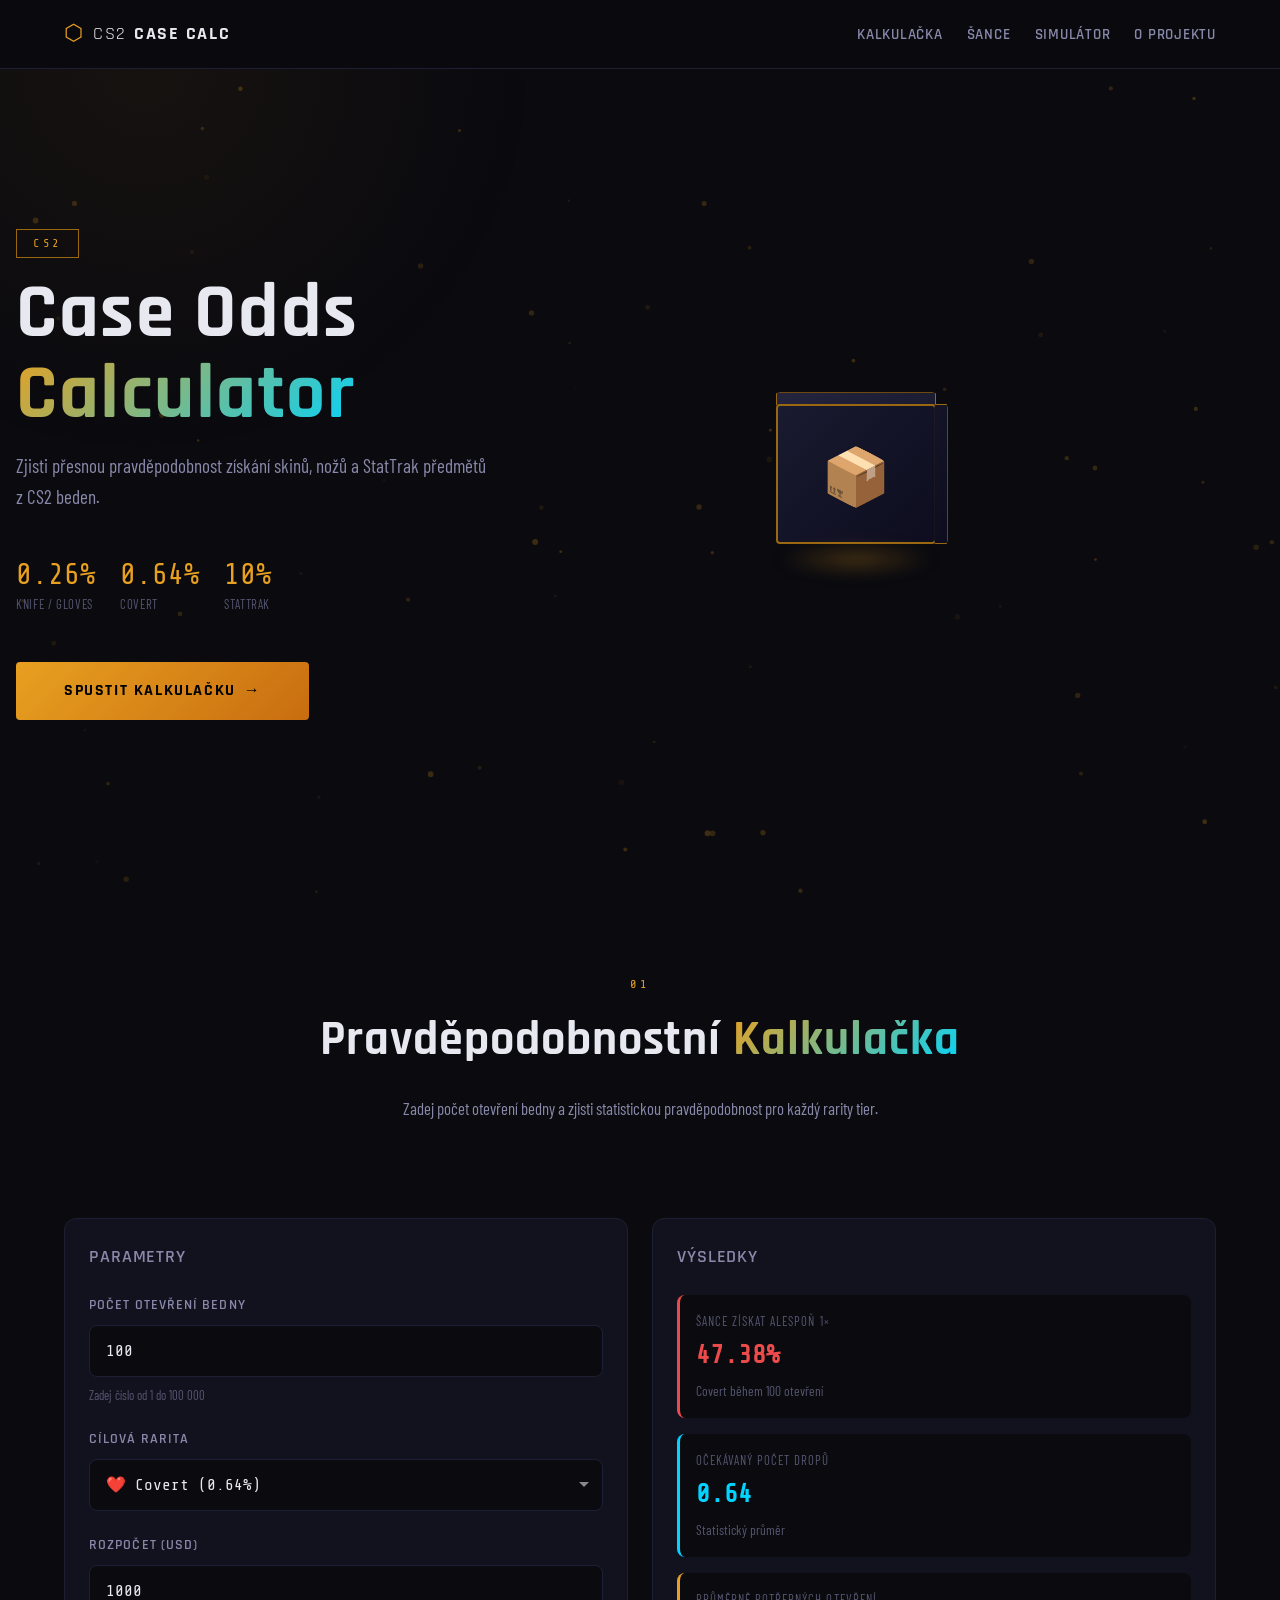
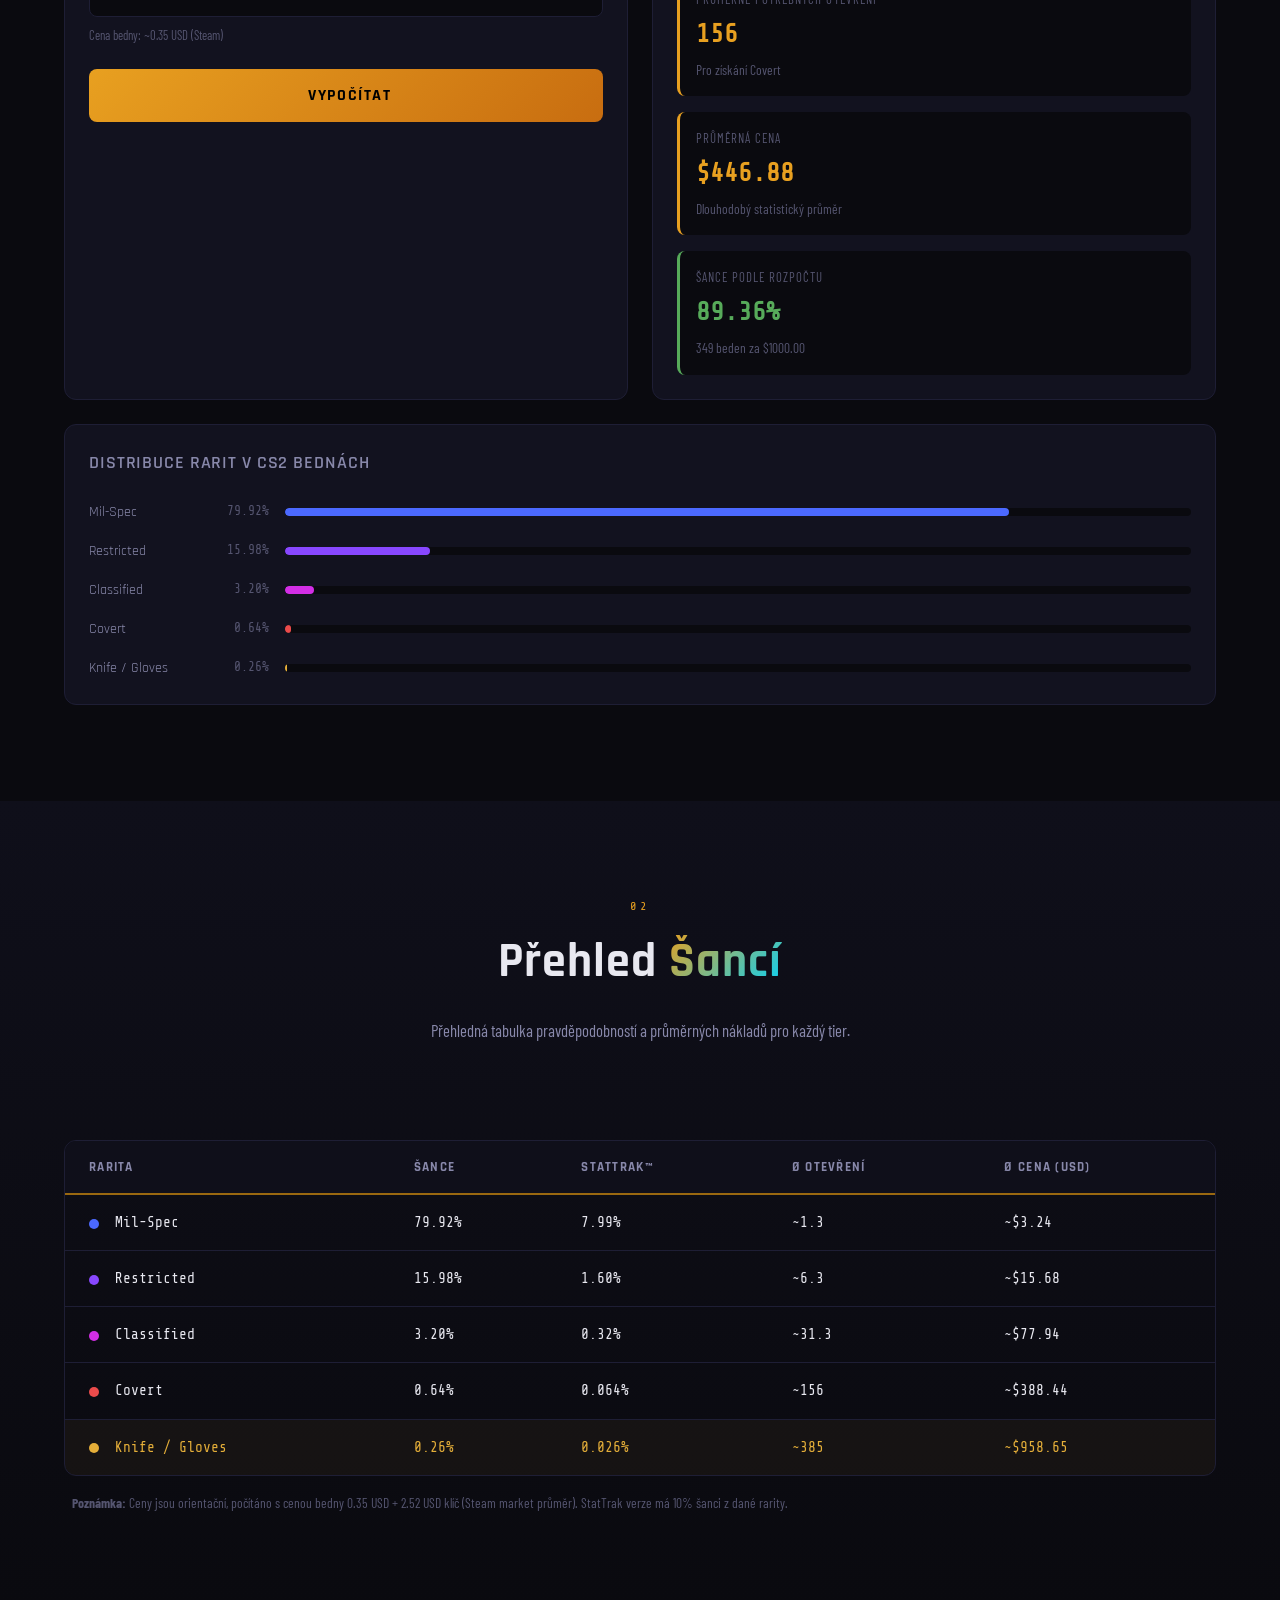
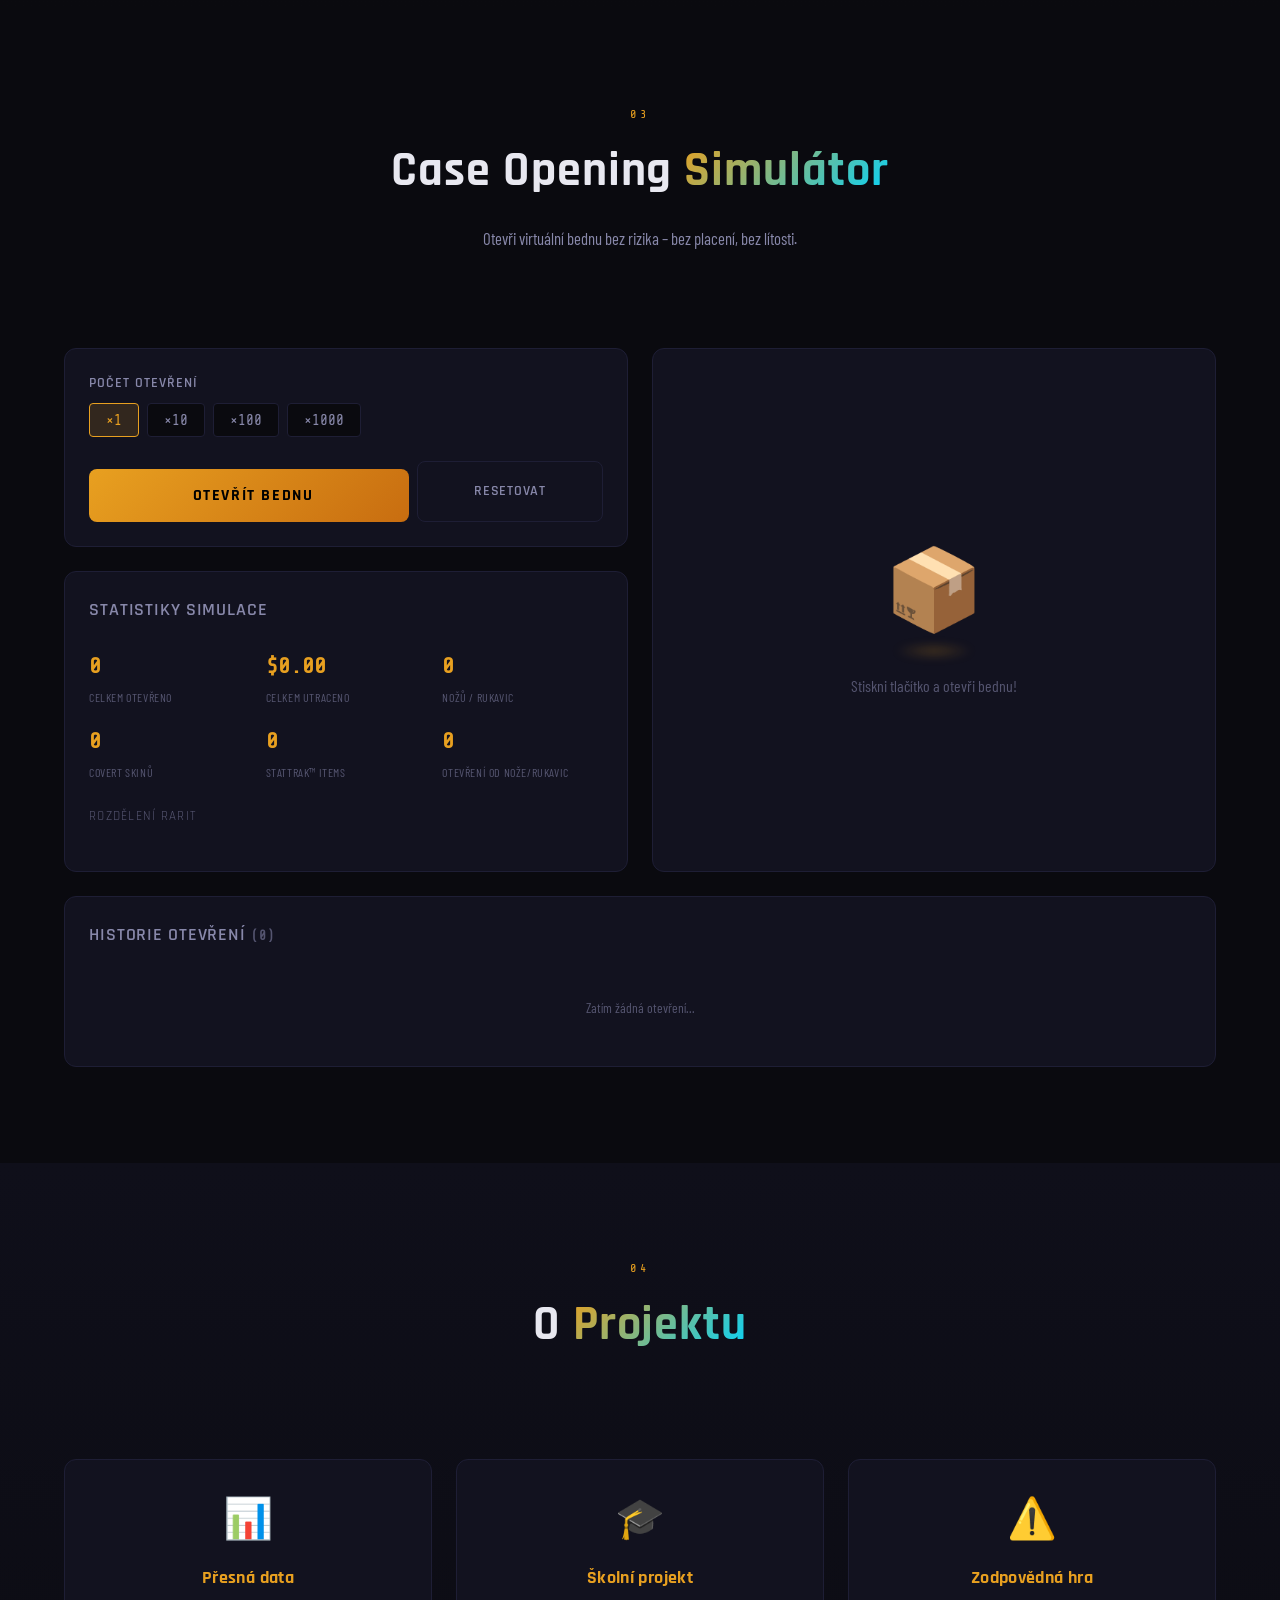
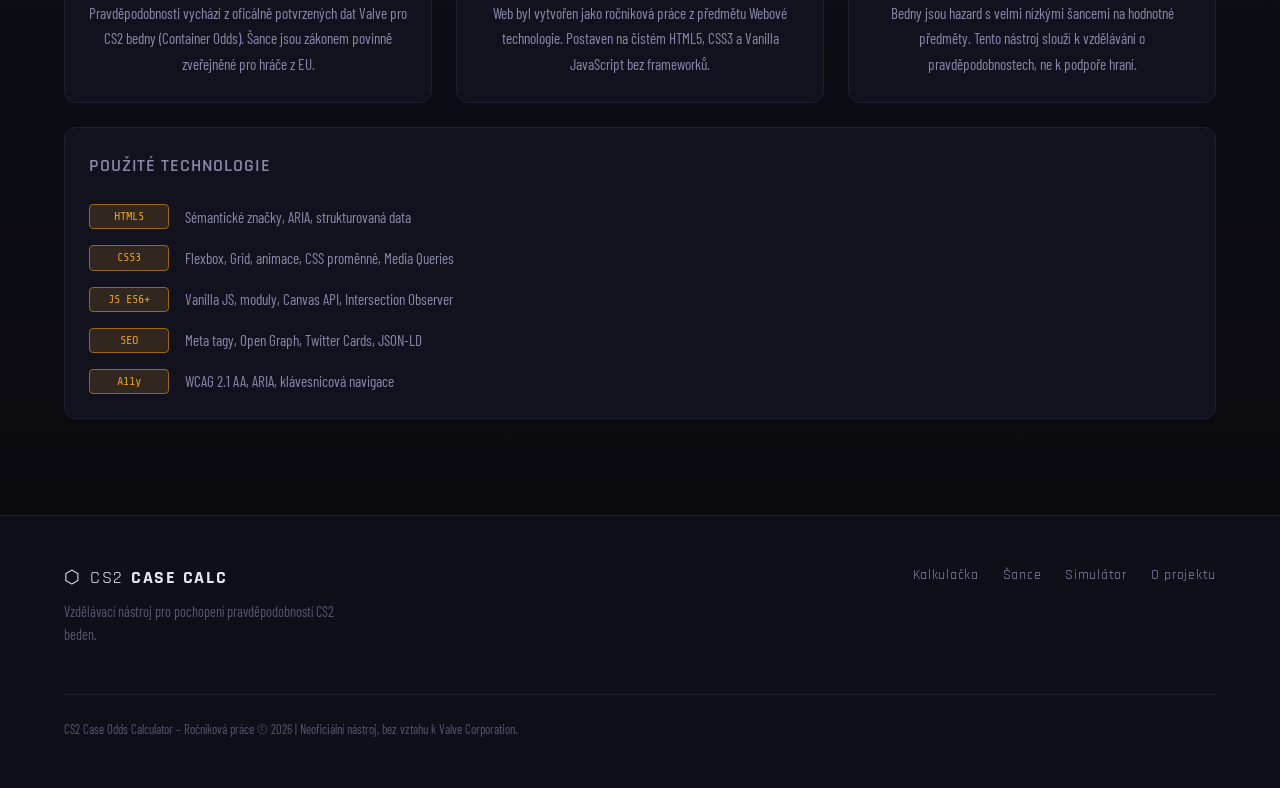
<file: index.html>
<!DOCTYPE html>
<html lang="cs">
<head>
  <meta charset="UTF-8" />
  <meta name="viewport" content="width=device-width, initial-scale=1.0" />
  <meta name="description" content="CS2 Case Opening Odds Calculator – zjisti pravděpodobnost získání skinů z CS2 beden. Vypočítej šanci na Covert, StatTrak, Knife a další vzácné předměty." />
  <meta name="keywords" content="CS2, Counter-Strike 2, case calculator, bedna, šance, odds, knife, StatTrak, Covert, skin" />
  <meta name="author" content="CS2 Case Calculator" />
  <meta name="robots" content="index, follow" />
  <meta name="theme-color" content="#0a0a0f" />
 
  <!-- Open Graph -->
  <meta property="og:type" content="website" />
  <meta property="og:title" content="CS2 Case Odds Calculator" />
  <meta property="og:description" content="Zjisti přesnou pravděpodobnost získání skinů z CS2 beden. Kalkulačka šancí pro nože, StatTrak a vzácné skiny." />
  <meta property="og:image" content="https://rudisss09.github.io/cs2-case-calculator/images/og-image.png" />
  <meta property="og:url" content="https://rudisss09.github.io/web_projekt_okurka/" />
  <meta property="og:site_name" content="CS2 Case Odds Calculator" />
  <meta property="og:locale" content="cs_CZ" />
 
  <!-- Twitter / X Cards -->
  <meta name="twitter:card" content="summary_large_image" />
  <meta name="twitter:title" content="CS2 Case Odds Calculator" />
  <meta name="twitter:description" content="Zjisti přesnou pravděpodobnost získání skinů z CS2 beden." />
  <meta name="twitter:image" content="https://rudisss09.github.io/cs2-case-calculator/images/og-image.png" />
 
  <!-- Structured Data -->
  <script type="application/ld+json">
  {
    "@context": "https://schema.org",
    "@type": "WebApplication",
    "name": "CS2 Case Odds Calculator",
    "description": "Kalkulačka pravděpodobností pro CS2 bedny – nože, StatTrak, vzácné skiny.",
    "applicationCategory": "GameApplication",
    "operatingSystem": "Web",
    "url": "https://rudisss09.github.io/web_projekt_okurka/",
    "inLanguage": "cs"
  }
  </script>
 
  <title>CS2 Case Odds Calculator</title>
  <link rel="canonical" href="https://rudisss09.github.io/web_projekt_okurka/" />
  <link rel="stylesheet" href="style.css" />
 
  <!-- Preconnect for Google Fonts -->
  <link rel="preconnect" href="https://fonts.googleapis.com" />
  <link rel="preconnect" href="https://fonts.gstatic.com" crossorigin />
  <link href="https://fonts.googleapis.com/css2?family=Rajdhani:wght@400;500;600;700&family=Share+Tech+Mono&family=Barlow+Condensed:wght@300;400;600;700&display=swap" rel="stylesheet" />
</head>
 
<body>
  <!-- Skip to main content (Accessibility) -->
  <a href="#main-content" class="skip-link">Přeskočit na hlavní obsah</a>
 
  <!-- Background canvas for animated particles -->
  <canvas id="bg-canvas" aria-hidden="true"></canvas>
 
  <!-- Header / Nav -->
  <header role="banner">
    <nav class="navbar" role="navigation" aria-label="Hlavní navigace">
      <div class="nav-logo" aria-label="CS2 Case Calculator logo">
        <span class="logo-icon" aria-hidden="true">⬡</span>
        <span class="logo-text">CS2 <strong>CASE CALC</strong></span>
      </div>
      <ul class="nav-links" role="list">
        <li><a href="#calculator" class="nav-link">Kalkulačka</a></li>
        <li><a href="#odds-table" class="nav-link">Šance</a></li>
        <li><a href="#simulator" class="nav-link">Simulátor</a></li>
        <li><a href="#about" class="nav-link">O projektu</a></li>
      </ul>
      <button class="nav-toggle" aria-label="Otevřít menu" aria-expanded="false" aria-controls="mobile-menu">
        <span class="hamburger" aria-hidden="true"></span>
      </button>
    </nav>
    <div id="mobile-menu" class="mobile-menu" role="dialog" aria-label="Mobilní navigace" aria-modal="true" hidden>
      <ul role="list">
        <li><a href="#calculator" class="nav-link">Kalkulačka</a></li>
        <li><a href="#odds-table" class="nav-link">Šance</a></li>
        <li><a href="#simulator" class="nav-link">Simulátor</a></li>
        <li><a href="#about" class="nav-link">O projektu</a></li>
      </ul>
    </div>
  </header>
 
  <!-- Hero Section -->
  <section class="hero" aria-labelledby="hero-title">
    <div class="hero-inner">
      <div class="hero-badge" aria-label="Counter-Strike 2">CS2</div>
      <h1 id="hero-title" class="hero-title">
        Case Odds<br /><span class="gradient-text">Calculator</span>
      </h1>
      <p class="hero-subtitle">
        Zjisti přesnou pravděpodobnost získání skinů, nožů a StatTrak předmětů z CS2 beden.
      </p>
      <div class="hero-stats" role="list" aria-label="Základní statistiky">
        <div class="stat" role="listitem">
          <span class="stat-value" aria-label="Šance na nůž">0.26%</span>
          <span class="stat-label">Knife / Gloves</span>
        </div>
        <div class="stat" role="listitem">
          <span class="stat-value" aria-label="Šance na Covert">0.64%</span>
          <span class="stat-label">Covert</span>
        </div>
        <div class="stat" role="listitem">
          <span class="stat-value" aria-label="Šance na StatTrak">10%</span>
          <span class="stat-label">StatTrak</span>
        </div>
      </div>
      <a href="#calculator" class="cta-btn" aria-label="Přejít na kalkulačku">
        Spustit kalkulačku
        <span aria-hidden="true">→</span>
      </a>
    </div>
    <div class="hero-visual" aria-hidden="true">
      <div class="case-3d">
        <div class="case-face case-front"></div>
        <div class="case-face case-top"></div>
        <div class="case-face case-side"></div>
        <div class="case-glow"></div>
      </div>
    </div>
  </section>
 
  <!-- Main Content -->
  <main id="main-content" role="main">
 
    <!-- Calculator Section -->
    <section id="calculator" class="section" aria-labelledby="calc-title">
      <div class="container">
        <div class="section-header">
          <span class="section-tag" aria-hidden="true">01</span>
          <h2 id="calc-title" class="section-title">Pravděpodobnostní <span class="gradient-text">Kalkulačka</span></h2>
          <p class="section-desc">Zadej počet otevření bedny a zjisti statistickou pravděpodobnost pro každý rarity tier.</p>
        </div>
 
        <div class="calculator-grid">
          <div class="calc-inputs card" role="group" aria-labelledby="inputs-label">
            <h3 id="inputs-label" class="card-title">Parametry</h3>
 
            <div class="input-group">
              <label for="num-opens" class="input-label">Počet otevření bedny</label>
              <div class="input-wrapper">
                <input
                  type="number"
                  id="num-opens"
                  class="input-field"
                  min="1"
                  max="100000"
                  value="100"
                  aria-describedby="opens-hint"
                  autocomplete="off"
                />
              </div>
              <span id="opens-hint" class="input-hint">Zadej číslo od 1 do 100 000</span>
            </div>
 
            <div class="input-group">
              <label for="target-rarity" class="input-label">Cílová rarita</label>
              <div class="select-wrapper">
                <select id="target-rarity" class="input-field select-field" aria-label="Vyber cílovou raritu">
                  <option value="covert">❤️ Covert (0.64%)</option>
                  <option value="classified">🩷 Classified (3.20%)</option>
                  <option value="restricted">💜 Restricted (15.98%)</option>
                  <option value="milspec">💙 Mil-Spec (79.92%)</option>
                  <option value="knife">💛 Knife / Gloves (0.26%)</option>
                  <option value="stattrak-covert">✨ StatTrak™ Covert (0.064%)</option>
                  <option value="stattrak-knife">✨ StatTrak™ Knife (0.026%)</option>
                </select>
              </div>
            </div>
 
            <div class="input-group">
              <label for="budget" class="input-label">Rozpočet (USD)</label>
              <div class="input-wrapper">
                <input
                  type="number"
                  id="budget"
                  class="input-field"
                  min="0"
                  max="1000000"
                  value="1000"
                  placeholder="Volitelné"
                  autocomplete="off"
                />
              </div>
              <span class="input-hint">Cena bedny: ~0.35 USD (Steam)</span>
            </div>
 
            <button class="calc-btn" id="calculate-btn" aria-label="Spustit výpočet pravděpodobnosti">
              <span class="btn-icon" aria-hidden="true"></span>
              Vypočítat
            </button>
          </div>
 
          <div class="calc-results card" aria-live="polite" aria-atomic="true" role="region" aria-label="Výsledky kalkulačky">
            <h3 class="card-title">Výsledky</h3>
            <div id="results-output" class="results-output">
              <div class="result-placeholder">
                <span aria-hidden="true">🎰</span>
                <p>Zadej parametry a stiskni <strong>Vypočítat</strong></p>
              </div>
            </div>
          </div>
        </div>
 
        <!-- Probability Bars -->
        <div class="prob-bars card" aria-labelledby="prob-bars-label">
          <h3 id="prob-bars-label" class="card-title">Distribuce rarit v CS2 bednách</h3>
          <div class="bars-container" role="list" aria-label="Pravděpodobnosti raritet">
 
            <div class="bar-row" role="listitem">
              <span class="bar-label">Mil-Spec <span class="bar-pct">79.92%</span></span>
              <div class="bar-track" role="progressbar" aria-valuenow="79.92" aria-valuemin="0" aria-valuemax="100" aria-label="Mil-Spec 79.92%">
                <div class="bar-fill milspec" style="width:0%" data-target="79.92"></div>
              </div>
            </div>
 
            <div class="bar-row" role="listitem">
              <span class="bar-label">Restricted <span class="bar-pct">15.98%</span></span>
              <div class="bar-track" role="progressbar" aria-valuenow="15.98" aria-valuemin="0" aria-valuemax="100" aria-label="Restricted 15.98%">
                <div class="bar-fill restricted" style="width:0%" data-target="15.98"></div>
              </div>
            </div>
 
            <div class="bar-row" role="listitem">
              <span class="bar-label">Classified <span class="bar-pct">3.20%</span></span>
              <div class="bar-track" role="progressbar" aria-valuenow="3.20" aria-valuemin="0" aria-valuemax="100" aria-label="Classified 3.20%">
                <div class="bar-fill classified" style="width:0%" data-target="3.20"></div>
              </div>
            </div>
 
            <div class="bar-row" role="listitem">
              <span class="bar-label">Covert <span class="bar-pct">0.64%</span></span>
              <div class="bar-track" role="progressbar" aria-valuenow="0.64" aria-valuemin="0" aria-valuemax="100" aria-label="Covert 0.64%">
                <div class="bar-fill covert" style="width:0%" data-target="0.64"></div>
              </div>
            </div>
 
            <div class="bar-row" role="listitem">
              <span class="bar-label">Knife / Gloves <span class="bar-pct">0.26%</span></span>
              <div class="bar-track" role="progressbar" aria-valuenow="0.26" aria-valuemin="0" aria-valuemax="100" aria-label="Knife/Gloves 0.26%">
                <div class="bar-fill knife" style="width:0%" data-target="0.26"></div>
              </div>
            </div>
 
          </div>
        </div>
      </div>
    </section>
 
    <!-- Odds Table Section -->
    <section id="odds-table" class="section section-alt" aria-labelledby="table-title">
      <div class="container">
        <div class="section-header">
          <span class="section-tag" aria-hidden="true">02</span>
          <h2 id="table-title" class="section-title">Přehled <span class="gradient-text">Šancí</span></h2>
          <p class="section-desc">Přehledná tabulka pravděpodobností a průměrných nákladů pro každý tier.</p>
        </div>
 
        <div class="table-wrapper" role="region" aria-label="Tabulka pravděpodobností" tabindex="0">
          <table class="odds-table" aria-describedby="table-desc">
            <caption id="table-desc" class="sr-only">Tabulka pravděpodobností pro CS2 bedny – rarita, šance, průměrný počet otevření a průměrná cena</caption>
            <thead>
              <tr>
                <th scope="col">Rarita</th>
                <th scope="col">Šance</th>
                <th scope="col">StatTrak™</th>
                <th scope="col">Ø Otevření</th>
                <th scope="col">Ø Cena (USD)</th>
              </tr>
            </thead>
            <tbody>
              <tr class="rarity-milspec">
                <td><span class="rarity-dot milspec" aria-hidden="true"></span> Mil-Spec</td>
                <td>79.92%</td>
                <td>7.99%</td>
                <td>~1.3</td>
                <td>~$3.24</td>
              </tr>
              <tr class="rarity-restricted">
                <td><span class="rarity-dot restricted" aria-hidden="true"></span> Restricted</td>
                <td>15.98%</td>
                <td>1.60%</td>
                <td>~6.3</td>
                <td>~$15.68</td>
              </tr>
              <tr class="rarity-classified">
                <td><span class="rarity-dot classified" aria-hidden="true"></span> Classified</td>
                <td>3.20%</td>
                <td>0.32%</td>
                <td>~31.3</td>
                <td>~$77.94</td>
              </tr>
              <tr class="rarity-covert">
                <td><span class="rarity-dot covert" aria-hidden="true"></span> Covert</td>
                <td>0.64%</td>
                <td>0.064%</td>
                <td>~156</td>
                <td>~$388.44</td>
              </tr>
              <tr class="rarity-knife highlight-row">
                <td><span class="rarity-dot knife" aria-hidden="true"></span> Knife / Gloves</td>
                <td>0.26%</td>
                <td>0.026%</td>
                <td>~385</td>
                <td>~$958.65</td>
              </tr>
            </tbody>
          </table>
        </div>
        <p class="table-note"><strong>Poznámka:</strong> Ceny jsou orientační, počítáno s cenou bedny 0.35 USD + 2.52 USD klíč (Steam market průměr). StatTrak verze má 10% šanci z dané rarity.</p>
      </div>
    </section>
 
    <!-- Simulator Section -->
    <section id="simulator" class="section" aria-labelledby="sim-title">
      <div class="container">
        <div class="section-header">
          <span class="section-tag" aria-hidden="true">03</span>
          <h2 id="sim-title" class="section-title">Case Opening <span class="gradient-text">Simulátor</span></h2>
          <p class="section-desc">Otevři virtuální bednu bez rizika – bez placení, bez lítosti.</p>
        </div>
 
        <div class="simulator-wrapper">
          <div class="sim-controls card">
            <div class="sim-control-row">
              <label for="sim-count" class="input-label">Počet otevření</label>
              <div class="sim-count-btns" role="group" aria-label="Rychlá volba počtu otevření">
                <button class="sim-preset-btn active" data-count="1" aria-pressed="true">×1</button>
                <button class="sim-preset-btn" data-count="10" aria-pressed="false">×10</button>
                <button class="sim-preset-btn" data-count="100" aria-pressed="false">×100</button>
                <button class="sim-preset-btn" data-count="1000" aria-pressed="false">×1000</button>
              </div>
            </div>
            <div class="sim-btn-row">
              <button class="calc-btn" id="open-case-btn" aria-label="Otevřít bednu">
                <span aria-hidden="true"></span> Otevřít bednu
              </button>
              <button class="reset-btn" id="reset-sim-btn" aria-label="Resetovat simulátor">
                Resetovat
              </button>
            </div>
          </div>
 
          <!-- Case opening animation area -->
          <div class="case-roll-area" id="case-roll-area" aria-live="assertive" aria-label="Výsledek otevření bedny">
            <div class="roll-idle" id="roll-idle" aria-hidden="false">
              <div class="idle-case" aria-hidden="true">
                <div class="idle-case-icon">📦</div>
                <div class="idle-case-glow" aria-hidden="true"></div>
              </div>
              <p>Stiskni tlačítko a otevři bednu!</p>
            </div>
            <div class="roll-result" id="roll-result" hidden aria-hidden="true">
              <div class="result-item-display">
                <div class="result-item-card" id="result-card">
                  <div class="result-item-rarity" id="result-rarity-bar" aria-hidden="true"></div>
                  <div class="result-item-name" id="result-item-name">-</div>
                  <div class="result-item-tier" id="result-item-tier">-</div>
                  <div class="result-stattrak" id="result-stattrak" hidden aria-label="StatTrak verze">StatTrak™</div>
                </div>
              </div>
            </div>
          </div>
 
          <!-- Sim Stats -->
          <div class="sim-stats card" aria-labelledby="sim-stats-label" aria-live="polite">
            <h3 id="sim-stats-label" class="card-title">Statistiky simulace</h3>
            <div class="sim-stats-grid" role="list" aria-label="Statistiky otevřených beden">
              <div class="sim-stat" role="listitem">
                <span class="sim-stat-val" id="total-opens">0</span>
                <span class="sim-stat-label">Celkem otevřeno</span>
              </div>
              <div class="sim-stat" role="listitem">
                <span class="sim-stat-val" id="total-spent">$0.00</span>
                <span class="sim-stat-label">Celkem utraceno</span>
              </div>
              <div class="sim-stat" role="listitem">
                <span class="sim-stat-val" id="knives-count">0</span>
                <span class="sim-stat-label">Nožů / Rukavic</span>
              </div>
              <div class="sim-stat" role="listitem">
                <span class="sim-stat-val" id="coverts-count">0</span>
                <span class="sim-stat-label">Covert skinů</span>
              </div>
              <div class="sim-stat" role="listitem">
                <span class="sim-stat-val" id="stattrak-count">0</span>
                <span class="sim-stat-label">StatTrak™ items</span>
              </div>
              <div class="sim-stat" role="listitem">
                <span class="sim-stat-val" id="last-knife">–</span>
                <span class="sim-stat-label">Otevření od nože/rukavic</span>
              </div>
            </div>
 
            <!-- Rarity breakdown bar -->
            <div class="breakdown-title" aria-label="Rozdělení rarit v simulaci">Rozdělení rarit</div>
            <div class="breakdown-bars" id="breakdown-bars" aria-label="Vizuální rozdělení výsledků simulace" role="img"></div>
          </div>
 
          <!-- History log -->
          <div class="sim-history card" aria-labelledby="history-label">
            <h3 id="history-label" class="card-title">Historie otevření <span class="history-count" id="history-count" aria-label="Počet záznamů">(0)</span></h3>
            <div class="history-list" id="history-list" role="log" aria-live="polite" aria-label="Log otevřených předmětů">
              <p class="history-empty">Zatím žádná otevření...</p>
            </div>
          </div>
        </div>
      </div>
    </section>
 
    <!-- About Section -->
    <section id="about" class="section section-alt" aria-labelledby="about-title">
      <div class="container">
        <div class="section-header">
          <span class="section-tag" aria-hidden="true">04</span>
          <h2 id="about-title" class="section-title">O <span class="gradient-text">Projektu</span></h2>
        </div>
        <div class="about-grid">
          <div class="about-card card">
            <div class="about-icon" aria-hidden="true">📊</div>
            <h3>Přesná data</h3>
            <p>Pravděpodobnosti vychází z oficálně potvrzených dat Valve pro CS2 bedny (Container Odds). Šance jsou zákonem povinně zveřejněné pro hráče z EU.</p>
          </div>
          <div class="about-card card">
            <div class="about-icon" aria-hidden="true">🎓</div>
            <h3>Školní projekt</h3>
            <p>Web byl vytvořen jako ročníková práce z předmětu Webové technologie. Postaven na čistém HTML5, CSS3 a Vanilla JavaScript bez frameworků.</p>
          </div>
          <div class="about-card card">
            <div class="about-icon" aria-hidden="true">⚠️</div>
            <h3>Zodpovědná hra</h3>
            <p>Bedny jsou hazard s velmi nízkými šancemi na hodnotné předměty. Tento nástroj slouží k vzdělávání o pravděpodobnostech, ne k podpoře hraní.</p>
          </div>
        </div>
 
        <div class="tech-stack card" aria-labelledby="tech-label">
          <h3 id="tech-label" class="card-title">Použité technologie</h3>
          <ul class="tech-list" role="list">
            <li class="tech-item" role="listitem"><span class="tech-badge">HTML5</span> Sémantické značky, ARIA, strukturovaná data</li>
            <li class="tech-item" role="listitem"><span class="tech-badge">CSS3</span> Flexbox, Grid, animace, CSS proměnné, Media Queries</li>
            <li class="tech-item" role="listitem"><span class="tech-badge">JS ES6+</span> Vanilla JS, moduly, Canvas API, Intersection Observer</li>
            <li class="tech-item" role="listitem"><span class="tech-badge">SEO</span> Meta tagy, Open Graph, Twitter Cards, JSON-LD</li>
            <li class="tech-item" role="listitem"><span class="tech-badge">A11y</span> WCAG 2.1 AA, ARIA, klávesnicová navigace</li>
          </ul>
        </div>
      </div>
    </section>
 
  </main>
 
  <!-- Footer -->
  <footer role="contentinfo" class="footer">
    <div class="container">
      <div class="footer-grid">
        <div class="footer-brand">
          <div class="nav-logo" aria-label="CS2 Case Calculator">
            <span aria-hidden="true">⬡</span>
            <span>CS2 <strong>CASE CALC</strong></span>
          </div>
          <p>Vzdělávací nástroj pro pochopení pravděpodobností CS2 beden.</p>
        </div>
        <nav class="footer-links" aria-label="Patičková navigace">
          <a href="#calculator">Kalkulačka</a>
          <a href="#odds-table">Šance</a>
          <a href="#simulator">Simulátor</a>
          <a href="#about">O projektu</a>
        </nav>
      </div>
      <div class="footer-bottom">
        <p>CS2 Case Odds Calculator – Ročníková práce &copy; 2026 | Neoficiální nástroj, bez vztahu k Valve Corporation.</p>
      </div>
    </div>
  </footer>
 
  <script src="js.js" defer></script>
</body>
</html>
</file>
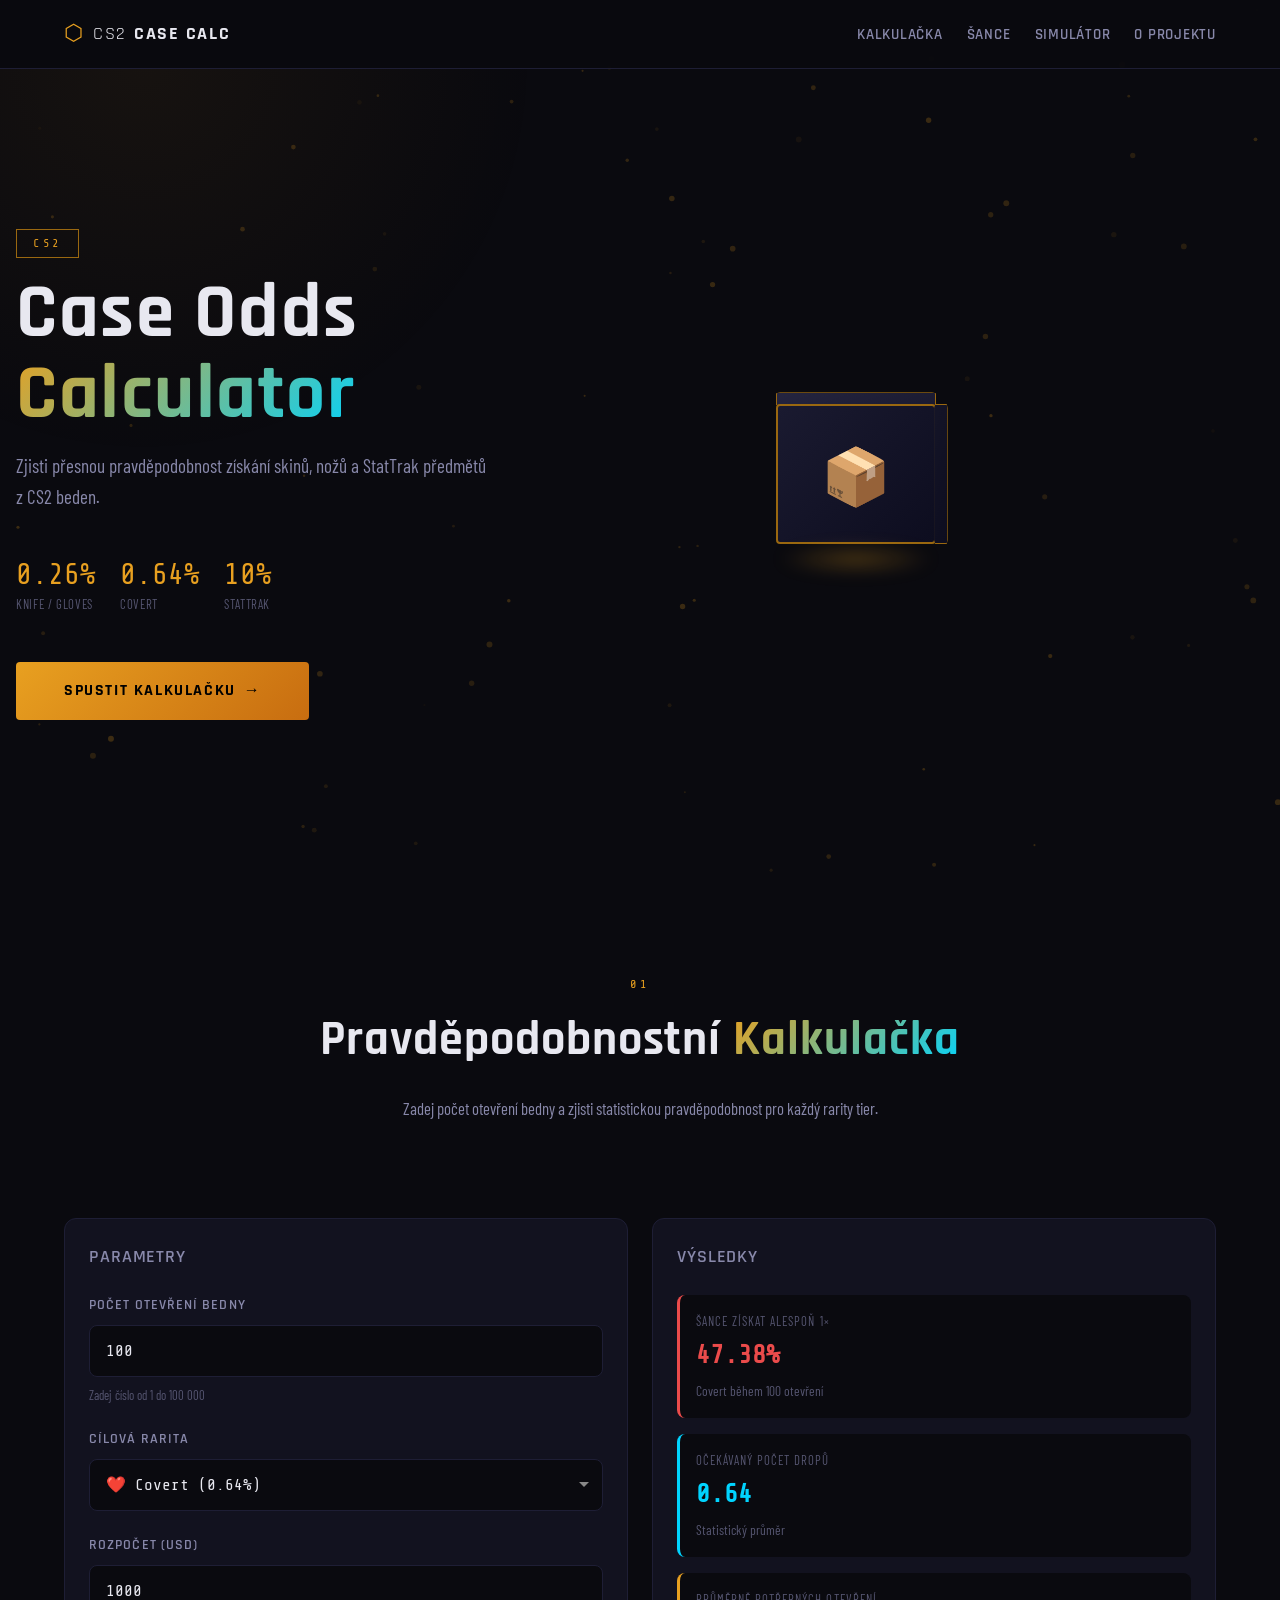
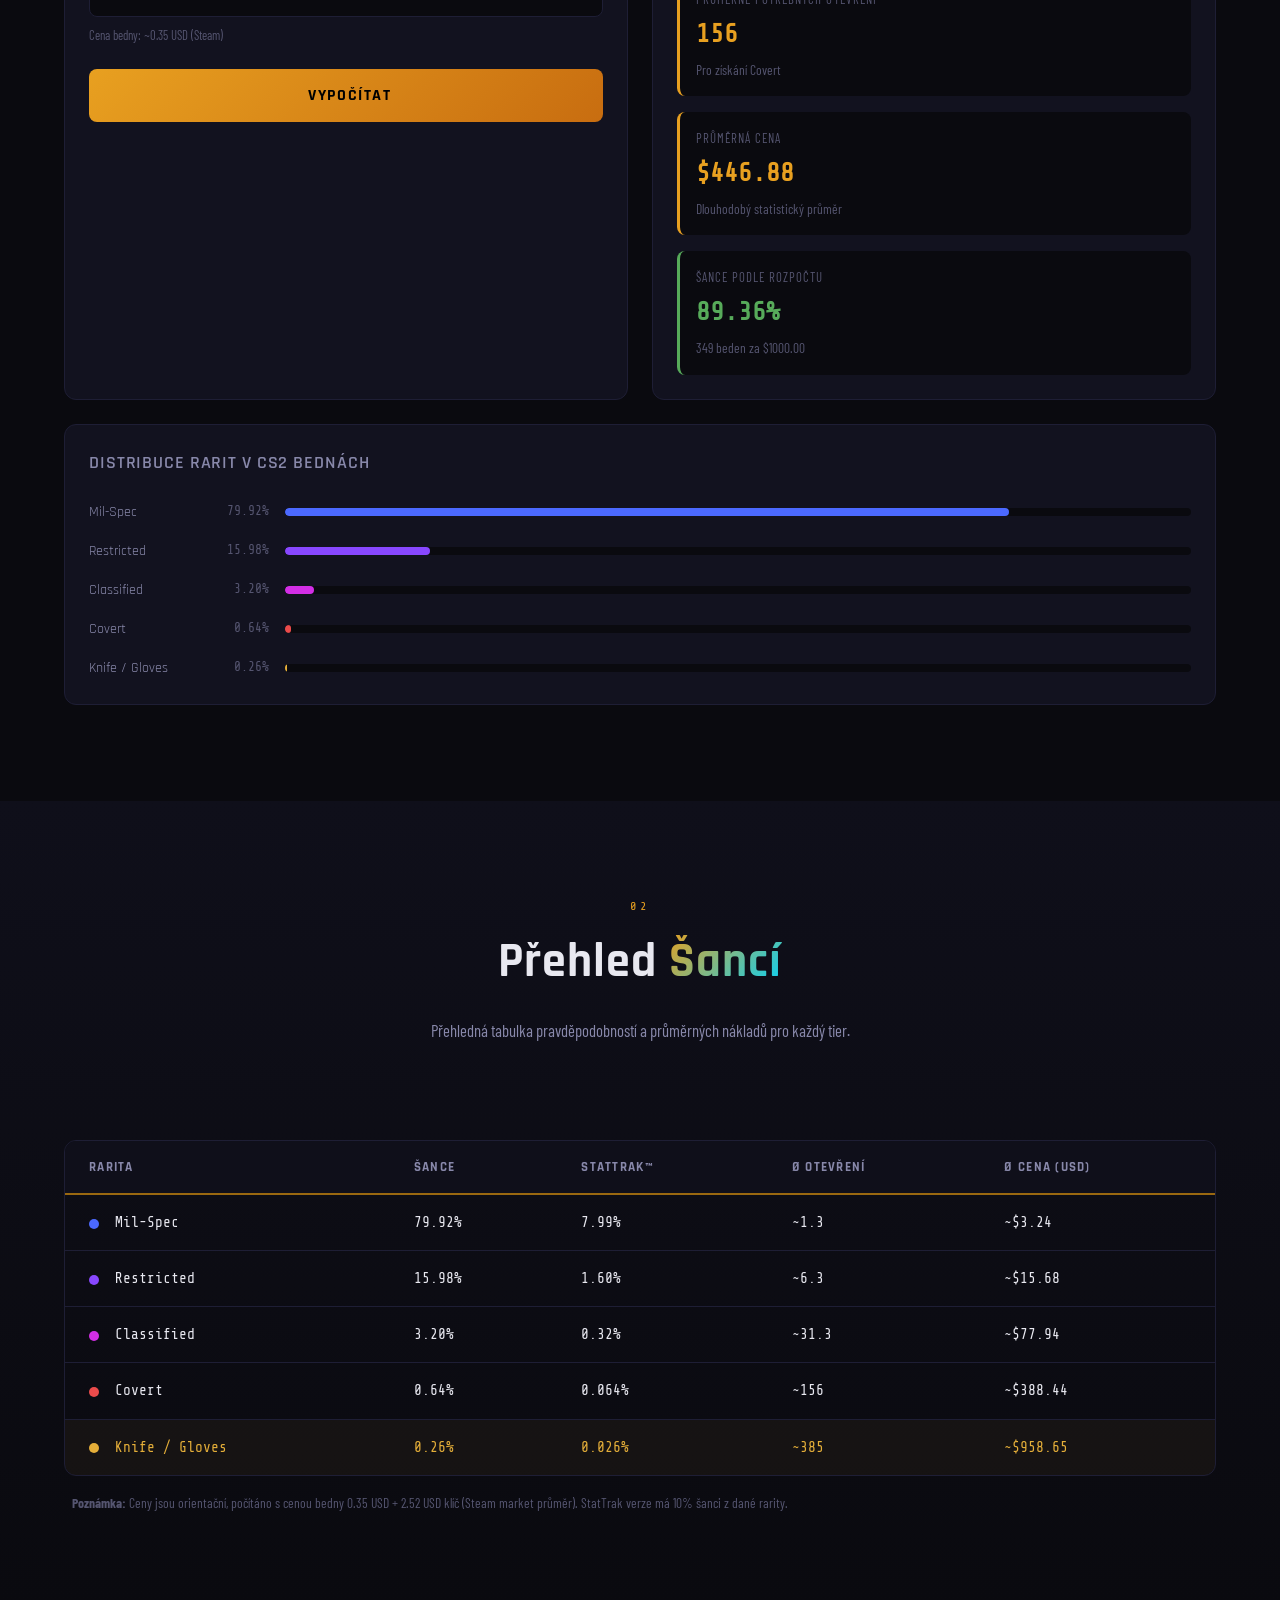
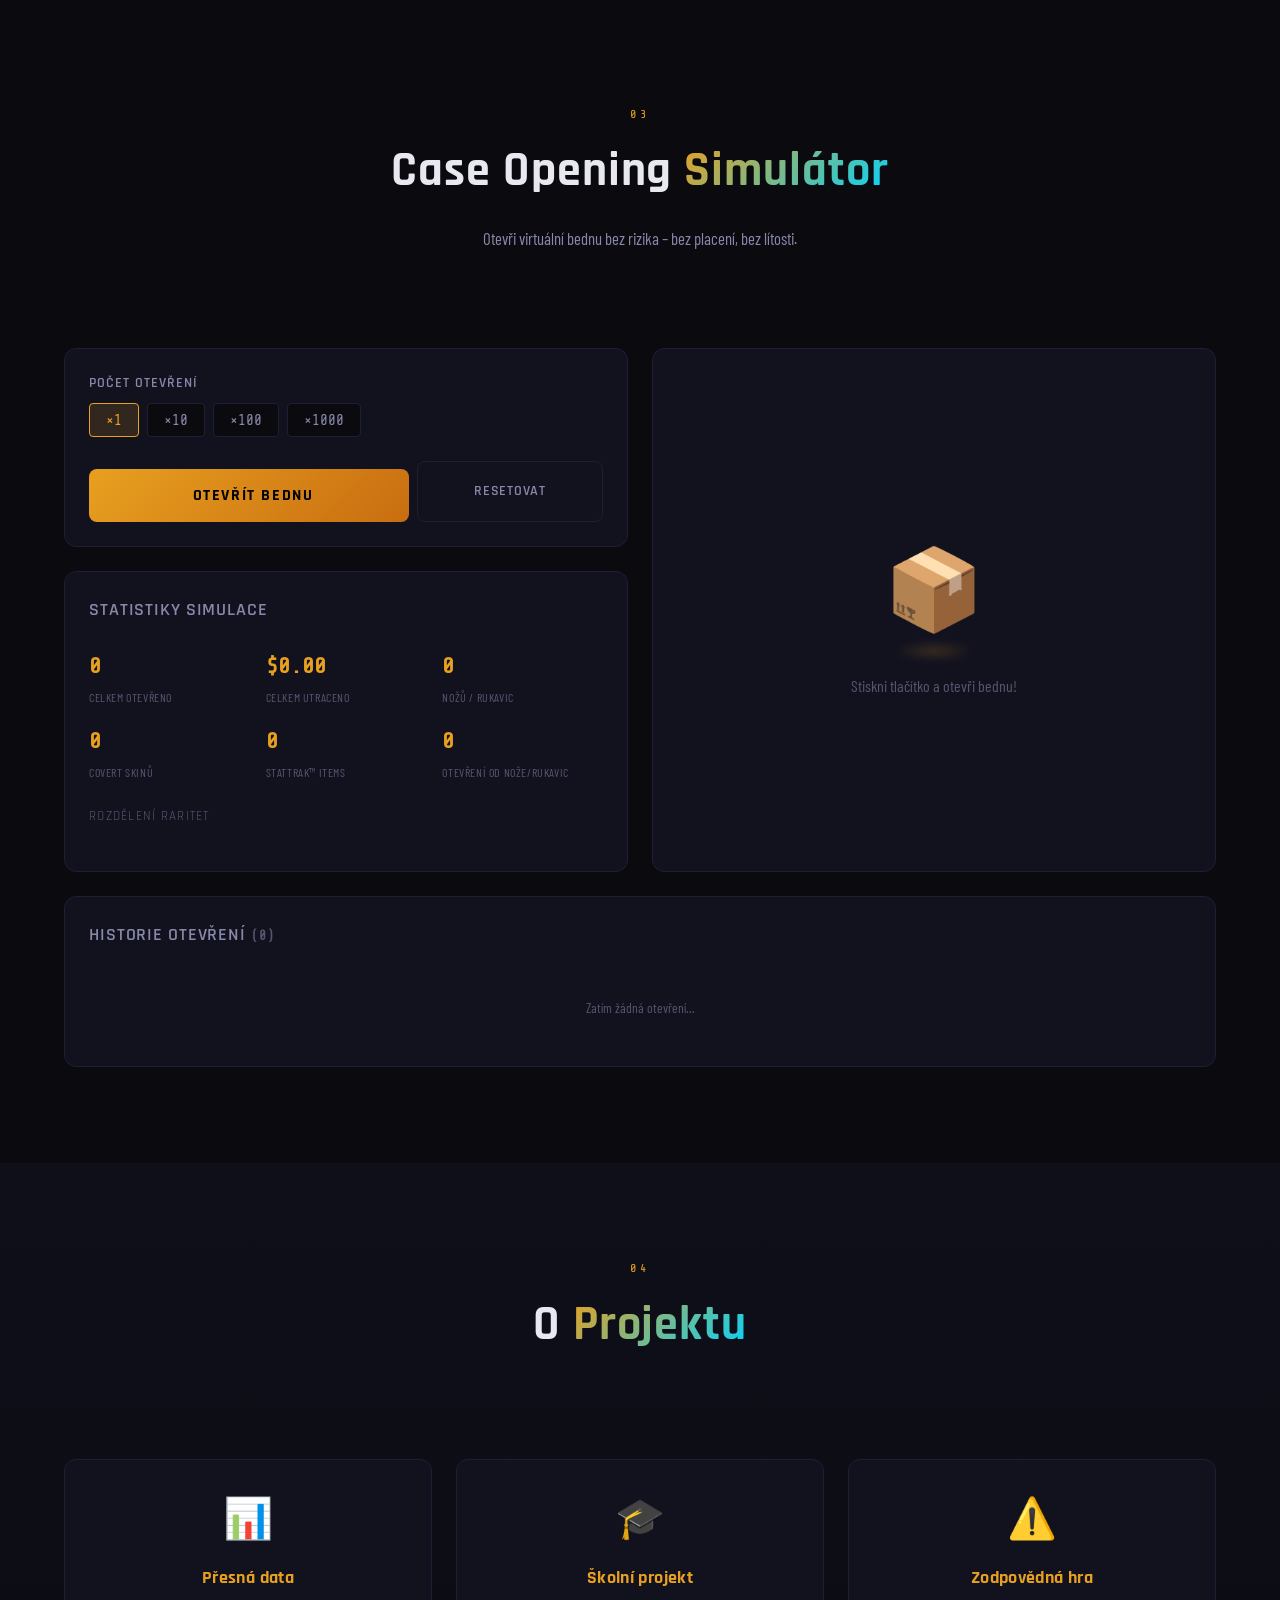
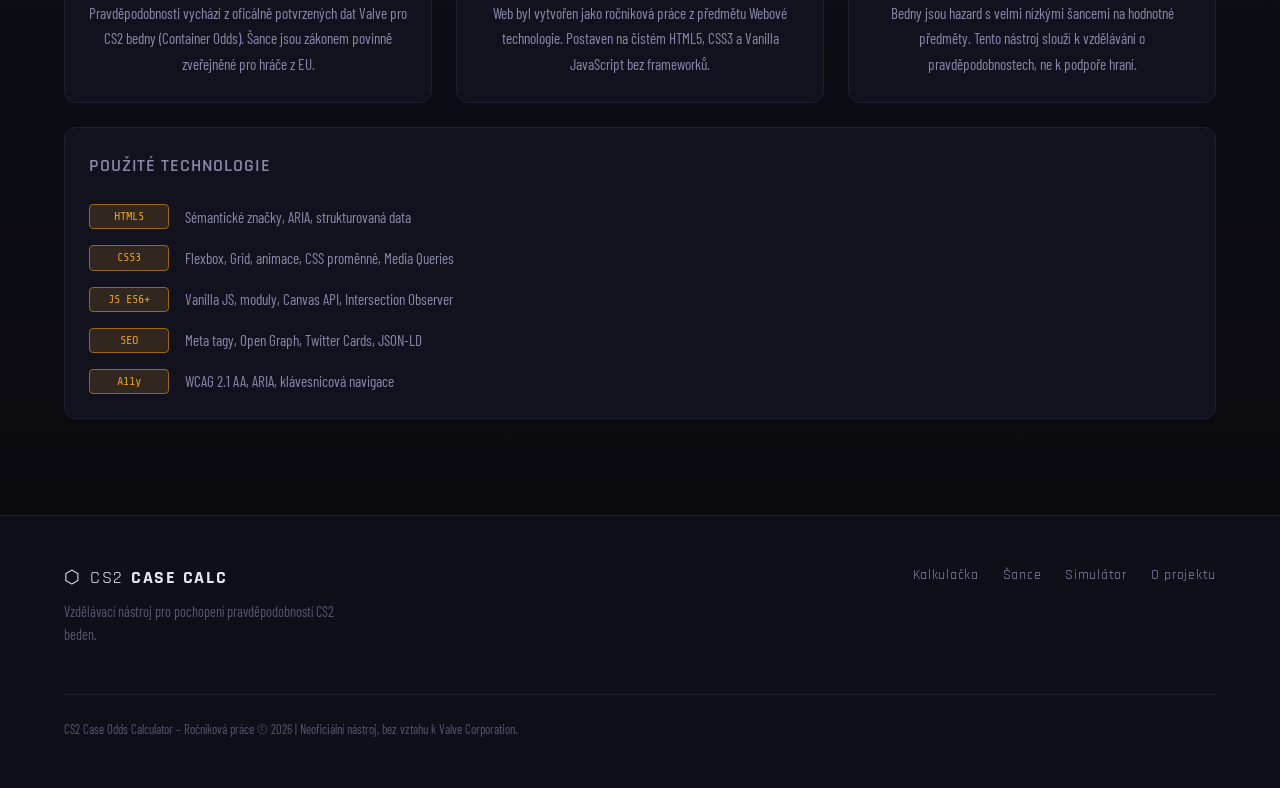
<file: test.html>
<!DOCTYPE html>
<html lang="cs">
<head>
  <meta charset="UTF-8" />
  <meta name="viewport" content="width=device-width, initial-scale=1.0" />
  <meta name="description" content="CS2 Case Opening Odds Calculator – zjisti pravděpodobnost získání skinů z CS2 beden. Vypočítej šanci na Covert, StatTrak, Knife a další vzácné předměty." />
  <meta name="keywords" content="CS2, Counter-Strike 2, case calculator, bedna, šance, odds, knife, StatTrak, Covert, skin" />
  <meta name="author" content="CS2 Case Calculator" />
  <meta name="robots" content="index, follow" />
  <meta name="theme-color" content="#0a0a0f" />
 
  <!-- Open Graph -->
  <meta property="og:type" content="website" />
  <meta property="og:title" content="CS2 Case Odds Calculator" />
  <meta property="og:description" content="Zjisti přesnou pravděpodobnost získání skinů z CS2 beden. Kalkulačka šancí pro nože, StatTrak a vzácné skiny." />
  <meta property="og:image" content="https://rudisss09.github.io/cs2-case-calculator/images/og-image.png" />
  <meta property="og:url" content="https://rudisss09.github.io/web_projekt_okurka/" />
  <meta property="og:site_name" content="CS2 Case Odds Calculator" />
  <meta property="og:locale" content="cs_CZ" />
 
  <!-- Twitter / X Cards -->
  <meta name="twitter:card" content="summary_large_image" />
  <meta name="twitter:title" content="CS2 Case Odds Calculator" />
  <meta name="twitter:description" content="Zjisti přesnou pravděpodobnost získání skinů z CS2 beden." />
  <meta name="twitter:image" content="https://rudisss09.github.io/cs2-case-calculator/images/og-image.png" />
 
  <!-- Structured Data -->
  <script type="application/ld+json">
  {
    "@context": "https://schema.org",
    "@type": "WebApplication",
    "name": "CS2 Case Odds Calculator",
    "description": "Kalkulačka pravděpodobností pro CS2 bedny – nože, StatTrak, vzácné skiny.",
    "applicationCategory": "GameApplication",
    "operatingSystem": "Web",
    "url": "https://rudisss09.github.io/web_projekt_okurka/",
    "inLanguage": "cs"
  }
  </script>
 
  <title>CS2 Case Odds Calculator</title>
  <link rel="canonical" href="https://rudisss09.github.io/web_projekt_okurka/" />
  <link rel="stylesheet" href="style.css" />
 
  <!-- Preconnect for Google Fonts -->
  <link rel="preconnect" href="https://fonts.googleapis.com" />
  <link rel="preconnect" href="https://fonts.gstatic.com" crossorigin />
  <link href="https://fonts.googleapis.com/css2?family=Rajdhani:wght@400;500;600;700&family=Share+Tech+Mono&family=Barlow+Condensed:wght@300;400;600;700&display=swap" rel="stylesheet" />
</head>
 
<body>
  <!-- Skip to main content (Accessibility) -->
  <a href="#main-content" class="skip-link">Přeskočit na hlavní obsah</a>
 
  <!-- Background canvas for animated particles -->
  <canvas id="bg-canvas" aria-hidden="true"></canvas>
 
  <!-- Header / Nav -->
  <header role="banner">
    <nav class="navbar" role="navigation" aria-label="Hlavní navigace">
      <div class="nav-logo" aria-label="CS2 Case Calculator logo">
        <span class="logo-icon" aria-hidden="true">⬡</span>
        <span class="logo-text">CS2 <strong>CASE CALC</strong></span>
      </div>
      <ul class="nav-links" role="list">
        <li><a href="#calculator" class="nav-link">Kalkulačka</a></li>
        <li><a href="#odds-table" class="nav-link">Šance</a></li>
        <li><a href="#simulator" class="nav-link">Simulátor</a></li>
        <li><a href="#about" class="nav-link">O projektu</a></li>
      </ul>
      <button class="nav-toggle" aria-label="Otevřít menu" aria-expanded="false" aria-controls="mobile-menu">
        <span class="hamburger" aria-hidden="true"></span>
      </button>
    </nav>
    <div id="mobile-menu" class="mobile-menu" role="dialog" aria-label="Mobilní navigace" aria-modal="true" hidden>
      <ul role="list">
        <li><a href="#calculator" class="nav-link">Kalkulačka</a></li>
        <li><a href="#odds-table" class="nav-link">Šance</a></li>
        <li><a href="#simulator" class="nav-link">Simulátor</a></li>
        <li><a href="#about" class="nav-link">O projektu</a></li>
      </ul>
    </div>
  </header>
 
  <!-- Hero Section -->
  <section class="hero" aria-labelledby="hero-title">
    <div class="hero-inner">
      <div class="hero-badge" aria-label="Counter-Strike 2">CS2</div>
      <h1 id="hero-title" class="hero-title">
        Case Odds<br /><span class="gradient-text">Calculator</span>
      </h1>
      <p class="hero-subtitle">
        Zjisti přesnou pravděpodobnost získání skinů, nožů a StatTrak předmětů z CS2 beden.
      </p>
      <div class="hero-stats" role="list" aria-label="Základní statistiky">
        <div class="stat" role="listitem">
          <span class="stat-value" aria-label="Šance na nůž">0.26%</span>
          <span class="stat-label">Knife / Gloves</span>
        </div>
        <div class="stat" role="listitem">
          <span class="stat-value" aria-label="Šance na Covert">0.64%</span>
          <span class="stat-label">Covert</span>
        </div>
        <div class="stat" role="listitem">
          <span class="stat-value" aria-label="Šance na StatTrak">10%</span>
          <span class="stat-label">StatTrak</span>
        </div>
      </div>
      <a href="#calculator" class="cta-btn" aria-label="Přejít na kalkulačku">
        Spustit kalkulačku
        <span aria-hidden="true">→</span>
      </a>
    </div>
    <div class="hero-visual" aria-hidden="true">
      <div class="case-3d">
        <div class="case-face case-front"></div>
        <div class="case-face case-top"></div>
        <div class="case-face case-side"></div>
        <div class="case-glow"></div>
      </div>
    </div>
  </section>
 
  <!-- Main Content -->
  <main id="main-content" role="main">
 
    <!-- Calculator Section -->
    <section id="calculator" class="section" aria-labelledby="calc-title">
      <div class="container">
        <div class="section-header">
          <span class="section-tag" aria-hidden="true">01</span>
          <h2 id="calc-title" class="section-title">Pravděpodobnostní <span class="gradient-text">Kalkulačka</span></h2>
          <p class="section-desc">Zadej počet otevření bedny a zjisti statistickou pravděpodobnost pro každý rarity tier.</p>
        </div>
 
        <div class="calculator-grid">
          <div class="calc-inputs card" role="group" aria-labelledby="inputs-label">
            <h3 id="inputs-label" class="card-title">Parametry</h3>
 
            <div class="input-group">
              <label for="num-opens" class="input-label">Počet otevření bedny</label>
              <div class="input-wrapper">
                <input
                  type="number"
                  id="num-opens"
                  class="input-field"
                  min="1"
                  max="100000"
                  value="100"
                  aria-describedby="opens-hint"
                  autocomplete="off"
                />
              </div>
              <span id="opens-hint" class="input-hint">Zadej číslo od 1 do 100 000</span>
            </div>
 
            <div class="input-group">
              <label for="target-rarity" class="input-label">Cílová rarita</label>
              <div class="select-wrapper">
                <select id="target-rarity" class="input-field select-field" aria-label="Vyber cílovou raritu">
                  <option value="covert">❤️ Covert (0.64%)</option>
                  <option value="classified">🩷 Classified (3.20%)</option>
                  <option value="restricted">💜 Restricted (15.98%)</option>
                  <option value="milspec">💙 Mil-Spec (79.92%)</option>
                  <option value="knife">💛 Knife / Gloves (0.26%)</option>
                  <option value="stattrak-covert">✨ StatTrak™ Covert (0.064%)</option>
                  <option value="stattrak-knife">✨ StatTrak™ Knife (0.026%)</option>
                </select>
              </div>
            </div>
 
            <div class="input-group">
              <label for="budget" class="input-label">Rozpočet (USD)</label>
              <div class="input-wrapper">
                <input
                  type="number"
                  id="budget"
                  class="input-field"
                  min="0"
                  max="1000000"
                  value="1000"
                  placeholder="Volitelné"
                  autocomplete="off"
                />
              </div>
              <span class="input-hint">Cena bedny: ~0.35 USD (Steam)</span>
            </div>
 
            <button class="calc-btn" id="calculate-btn" aria-label="Spustit výpočet pravděpodobnosti">
              <span class="btn-icon" aria-hidden="true"></span>
              Vypočítat
            </button>
          </div>
 
          <div class="calc-results card" aria-live="polite" aria-atomic="true" role="region" aria-label="Výsledky kalkulačky">
            <h3 class="card-title">Výsledky</h3>
            <div id="results-output" class="results-output">
              <div class="result-placeholder">
                <span aria-hidden="true">🎰</span>
                <p>Zadej parametry a stiskni <strong>Vypočítat</strong></p>
              </div>
            </div>
          </div>
        </div>
 
        <!-- Probability Bars -->
        <div class="prob-bars card" aria-labelledby="prob-bars-label">
          <h3 id="prob-bars-label" class="card-title">Distribuce rarit v CS2 bednách</h3>
          <div class="bars-container" role="list" aria-label="Pravděpodobnosti raritet">
 
            <div class="bar-row" role="listitem">
              <span class="bar-label">Mil-Spec <span class="bar-pct">79.92%</span></span>
              <div class="bar-track" role="progressbar" aria-valuenow="79.92" aria-valuemin="0" aria-valuemax="100" aria-label="Mil-Spec 79.92%">
                <div class="bar-fill milspec" style="width:0%" data-target="79.92"></div>
              </div>
            </div>
 
            <div class="bar-row" role="listitem">
              <span class="bar-label">Restricted <span class="bar-pct">15.98%</span></span>
              <div class="bar-track" role="progressbar" aria-valuenow="15.98" aria-valuemin="0" aria-valuemax="100" aria-label="Restricted 15.98%">
                <div class="bar-fill restricted" style="width:0%" data-target="15.98"></div>
              </div>
            </div>
 
            <div class="bar-row" role="listitem">
              <span class="bar-label">Classified <span class="bar-pct">3.20%</span></span>
              <div class="bar-track" role="progressbar" aria-valuenow="3.20" aria-valuemin="0" aria-valuemax="100" aria-label="Classified 3.20%">
                <div class="bar-fill classified" style="width:0%" data-target="3.20"></div>
              </div>
            </div>
 
            <div class="bar-row" role="listitem">
              <span class="bar-label">Covert <span class="bar-pct">0.64%</span></span>
              <div class="bar-track" role="progressbar" aria-valuenow="0.64" aria-valuemin="0" aria-valuemax="100" aria-label="Covert 0.64%">
                <div class="bar-fill covert" style="width:0%" data-target="0.64"></div>
              </div>
            </div>
 
            <div class="bar-row" role="listitem">
              <span class="bar-label">Knife / Gloves <span class="bar-pct">0.26%</span></span>
              <div class="bar-track" role="progressbar" aria-valuenow="0.26" aria-valuemin="0" aria-valuemax="100" aria-label="Knife/Gloves 0.26%">
                <div class="bar-fill knife" style="width:0%" data-target="0.26"></div>
              </div>
            </div>
 
          </div>
        </div>
      </div>
    </section>
 
    <!-- Odds Table Section -->
    <section id="odds-table" class="section section-alt" aria-labelledby="table-title">
      <div class="container">
        <div class="section-header">
          <span class="section-tag" aria-hidden="true">02</span>
          <h2 id="table-title" class="section-title">Přehled <span class="gradient-text">Šancí</span></h2>
          <p class="section-desc">Přehledná tabulka pravděpodobností a průměrných nákladů pro každý tier.</p>
        </div>
 
        <div class="table-wrapper" role="region" aria-label="Tabulka pravděpodobností" tabindex="0">
          <table class="odds-table" aria-describedby="table-desc">
            <caption id="table-desc" class="sr-only">Tabulka pravděpodobností pro CS2 bedny – rarita, šance, průměrný počet otevření a průměrná cena</caption>
            <thead>
              <tr>
                <th scope="col">Rarita</th>
                <th scope="col">Šance</th>
                <th scope="col">StatTrak™</th>
                <th scope="col">Ø Otevření</th>
                <th scope="col">Ø Cena (USD)</th>
              </tr>
            </thead>
            <tbody>
              <tr class="rarity-milspec">
                <td><span class="rarity-dot milspec" aria-hidden="true"></span> Mil-Spec</td>
                <td>79.92%</td>
                <td>7.99%</td>
                <td>~1.3</td>
                <td>~$3.24</td>
              </tr>
              <tr class="rarity-restricted">
                <td><span class="rarity-dot restricted" aria-hidden="true"></span> Restricted</td>
                <td>15.98%</td>
                <td>1.60%</td>
                <td>~6.3</td>
                <td>~$15.68</td>
              </tr>
              <tr class="rarity-classified">
                <td><span class="rarity-dot classified" aria-hidden="true"></span> Classified</td>
                <td>3.20%</td>
                <td>0.32%</td>
                <td>~31.3</td>
                <td>~$77.94</td>
              </tr>
              <tr class="rarity-covert">
                <td><span class="rarity-dot covert" aria-hidden="true"></span> Covert</td>
                <td>0.64%</td>
                <td>0.064%</td>
                <td>~156</td>
                <td>~$388.44</td>
              </tr>
              <tr class="rarity-knife highlight-row">
                <td><span class="rarity-dot knife" aria-hidden="true"></span> Knife / Gloves</td>
                <td>0.26%</td>
                <td>0.026%</td>
                <td>~385</td>
                <td>~$958.65</td>
              </tr>
            </tbody>
          </table>
        </div>
        <p class="table-note"><strong>Poznámka:</strong> Ceny jsou orientační, počítáno s cenou bedny 0.35 USD + 2.52 USD klíč (Steam market průměr). StatTrak verze má 10% šanci z dané rarity.</p>
      </div>
    </section>
 
    <!-- Simulator Section -->
    <section id="simulator" class="section" aria-labelledby="sim-title">
      <div class="container">
        <div class="section-header">
          <span class="section-tag" aria-hidden="true">03</span>
          <h2 id="sim-title" class="section-title">Case Opening <span class="gradient-text">Simulátor</span></h2>
          <p class="section-desc">Otevři virtuální bednu bez rizika – bez placení, bez lítosti.</p>
        </div>
 
        <div class="simulator-wrapper">
          <div class="sim-controls card">
            <div class="sim-control-row">
              <label for="sim-count" class="input-label">Počet otevření</label>
              <div class="sim-count-btns" role="group" aria-label="Rychlá volba počtu otevření">
                <button class="sim-preset-btn active" data-count="1" aria-pressed="true">×1</button>
                <button class="sim-preset-btn" data-count="10" aria-pressed="false">×10</button>
                <button class="sim-preset-btn" data-count="100" aria-pressed="false">×100</button>
                <button class="sim-preset-btn" data-count="1000" aria-pressed="false">×1000</button>
              </div>
            </div>
            <div class="sim-btn-row">
              <button class="calc-btn" id="open-case-btn" aria-label="Otevřít bednu">
                <span aria-hidden="true"></span> Otevřít bednu
              </button>
              <button class="reset-btn" id="reset-sim-btn" aria-label="Resetovat simulátor">
                Resetovat
              </button>
            </div>
          </div>
 
          <!-- Case opening animation area -->
          <div class="case-roll-area" id="case-roll-area" aria-live="assertive" aria-label="Výsledek otevření bedny">
            <div class="roll-idle" id="roll-idle" aria-hidden="false">
              <div class="idle-case" aria-hidden="true">
                <div class="idle-case-icon">📦</div>
                <div class="idle-case-glow" aria-hidden="true"></div>
              </div>
              <p>Stiskni tlačítko a otevři bednu!</p>
            </div>
            <div class="roll-result" id="roll-result" hidden aria-hidden="true">
              <div class="result-item-display">
                <div class="result-item-card" id="result-card">
                  <div class="result-item-rarity" id="result-rarity-bar" aria-hidden="true"></div>
                  <div class="result-item-name" id="result-item-name">-</div>
                  <div class="result-item-tier" id="result-item-tier">-</div>
                  <div class="result-stattrak" id="result-stattrak" hidden aria-label="StatTrak verze">StatTrak™</div>
                </div>
              </div>
            </div>
          </div>
 
          <!-- Sim Stats -->
          <div class="sim-stats card" aria-labelledby="sim-stats-label" aria-live="polite">
            <h3 id="sim-stats-label" class="card-title">Statistiky simulace</h3>
            <div class="sim-stats-grid" role="list" aria-label="Statistiky otevřených beden">
              <div class="sim-stat" role="listitem">
                <span class="sim-stat-val" id="total-opens">0</span>
                <span class="sim-stat-label">Celkem otevřeno</span>
              </div>
              <div class="sim-stat" role="listitem">
                <span class="sim-stat-val" id="total-spent">$0.00</span>
                <span class="sim-stat-label">Celkem utraceno</span>
              </div>
              <div class="sim-stat" role="listitem">
                <span class="sim-stat-val" id="knives-count">0</span>
                <span class="sim-stat-label">Nožů / Rukavic</span>
              </div>
              <div class="sim-stat" role="listitem">
                <span class="sim-stat-val" id="coverts-count">0</span>
                <span class="sim-stat-label">Covert skinů</span>
              </div>
              <div class="sim-stat" role="listitem">
                <span class="sim-stat-val" id="stattrak-count">0</span>
                <span class="sim-stat-label">StatTrak™ items</span>
              </div>
              <div class="sim-stat" role="listitem">
                <span class="sim-stat-val" id="last-knife">–</span>
                <span class="sim-stat-label">Otevření od nože/rukavic</span>
              </div>
            </div>
 
            <!-- Rarity breakdown bar -->
            <div class="breakdown-title" aria-label="Rozdělení raritet v simulaci">Rozdělení raritet</div>
            <div class="breakdown-bars" id="breakdown-bars" aria-label="Vizuální rozdělení výsledků simulace" role="img"></div>
          </div>
 
          <!-- History log -->
          <div class="sim-history card" aria-labelledby="history-label">
            <h3 id="history-label" class="card-title">Historie otevření <span class="history-count" id="history-count" aria-label="Počet záznamů">(0)</span></h3>
            <div class="history-list" id="history-list" role="log" aria-live="polite" aria-label="Log otevřených předmětů">
              <p class="history-empty">Zatím žádná otevření...</p>
            </div>
          </div>
        </div>
      </div>
    </section>
 
    <!-- About Section -->
    <section id="about" class="section section-alt" aria-labelledby="about-title">
      <div class="container">
        <div class="section-header">
          <span class="section-tag" aria-hidden="true">04</span>
          <h2 id="about-title" class="section-title">O <span class="gradient-text">Projektu</span></h2>
        </div>
        <div class="about-grid">
          <div class="about-card card">
            <div class="about-icon" aria-hidden="true">📊</div>
            <h3>Přesná data</h3>
            <p>Pravděpodobnosti vychází z oficálně potvrzených dat Valve pro CS2 bedny (Container Odds). Šance jsou zákonem povinně zveřejněné pro hráče z EU.</p>
          </div>
          <div class="about-card card">
            <div class="about-icon" aria-hidden="true">🎓</div>
            <h3>Školní projekt</h3>
            <p>Web byl vytvořen jako ročníková práce z předmětu Webové technologie. Postaven na čistém HTML5, CSS3 a Vanilla JavaScript bez frameworků.</p>
          </div>
          <div class="about-card card">
            <div class="about-icon" aria-hidden="true">⚠️</div>
            <h3>Zodpovědná hra</h3>
            <p>Bedny jsou hazard s velmi nízkými šancemi na hodnotné předměty. Tento nástroj slouží k vzdělávání o pravděpodobnostech, ne k podpoře hraní.</p>
          </div>
        </div>
 
        <div class="tech-stack card" aria-labelledby="tech-label">
          <h3 id="tech-label" class="card-title">Použité technologie</h3>
          <ul class="tech-list" role="list">
            <li class="tech-item" role="listitem"><span class="tech-badge">HTML5</span> Sémantické značky, ARIA, strukturovaná data</li>
            <li class="tech-item" role="listitem"><span class="tech-badge">CSS3</span> Flexbox, Grid, animace, CSS proměnné, Media Queries</li>
            <li class="tech-item" role="listitem"><span class="tech-badge">JS ES6+</span> Vanilla JS, moduly, Canvas API, Intersection Observer</li>
            <li class="tech-item" role="listitem"><span class="tech-badge">SEO</span> Meta tagy, Open Graph, Twitter Cards, JSON-LD</li>
            <li class="tech-item" role="listitem"><span class="tech-badge">A11y</span> WCAG 2.1 AA, ARIA, klávesnicová navigace</li>
          </ul>
        </div>
      </div>
    </section>
 
  </main>
 
  <!-- Footer -->
  <footer role="contentinfo" class="footer">
    <div class="container">
      <div class="footer-grid">
        <div class="footer-brand">
          <div class="nav-logo" aria-label="CS2 Case Calculator">
            <span aria-hidden="true">⬡</span>
            <span>CS2 <strong>CASE CALC</strong></span>
          </div>
          <p>Vzdělávací nástroj pro pochopení pravděpodobností CS2 beden.</p>
        </div>
        <nav class="footer-links" aria-label="Patičková navigace">
          <a href="#calculator">Kalkulačka</a>
          <a href="#odds-table">Šance</a>
          <a href="#simulator">Simulátor</a>
          <a href="#about">O projektu</a>
        </nav>
      </div>
      <div class="footer-bottom">
        <p>CS2 Case Odds Calculator – Ročníková práce &copy; 2026 | Neoficiální nástroj, bez vztahu k Valve Corporation.</p>
      </div>
    </div>
  </footer>
 
  <script src="js.js" defer></script>
</body>
</html>
</file>
<file: style.css>
/* Colors */
:root {
  --bg-primary: #0a0a0f;
  --bg-secondary: #0f0f1a;
  --bg-card: #12121f;
  --bg-card-hover: #171728;
  --border: #1e1e35;
  --border-glow: #2a2a50;
 
  --text-primary: #e8e8f0;
  --text-secondary: #8888aa;
  --text-muted: #555570;
 
  --accent: #e8a020;
  --accent-dim: #9a6810;
  --accent-glow: rgba(232, 160, 32, 0.15);
 
  --cyan: #00d4ff;
  --cyan-dim: #007a99;
  --cyan-glow: rgba(0, 212, 255, 0.1);
 
  /* Rarity Colors */
  --milspec: #4b69ff;
  --restricted: #8847ff;
  --classified: #d32ee6;
  --covert: #eb4b4b;
  --knife: #e4ae39;
  --stattrak: #cf6a32;
 
  /* Fonts */
  --font-display: 'Rajdhani', 'Arial Narrow', sans-serif;
  --font-mono: 'Share Tech Mono', 'Courier New', monospace;
  --font-body: 'Barlow Condensed', 'Arial', sans-serif;
 
  /* Spacing */
  --gap-xs: 4px;
  --gap-sm: 8px;
  --gap-md: 16px;
  --gap-lg: 24px;
  --gap-xl: 48px;
  --gap-2xl: 96px;
 
  /* Border radius */
  --radius-sm: 4px;
  --radius-md: 8px;
  --radius-lg: 12px;
 
  /* Transitions */
  --transition: 0.25s ease;
  --transition-slow: 0.4s ease;
}
 
/* === RESET & BASE === */
*, *::before, *::after {
  box-sizing: border-box;
  margin: 0;
  padding: 0;
}
 
html {
  scroll-behavior: smooth;
  font-size: 16px;
}
 
body {
  font-family: var(--font-body);
  background-color: var(--bg-primary);
  color: var(--text-primary);
  line-height: 1.6;
  min-height: 100vh;
  overflow-x: hidden;
  -webkit-font-smoothing: antialiased;
}
 
/* === ACCESSIBILITY === */
.skip-link {
  position: absolute;
  top: -100%;
  left: var(--gap-md);
  background: var(--accent);
  color: #000;
  padding: var(--gap-sm) var(--gap-md);
  font-family: var(--font-display);
  font-weight: 700;
  text-decoration: none;
  border-radius: var(--radius-sm);
  z-index: 9999;
  transition: top var(--transition);
}
.skip-link:focus {
  top: var(--gap-md);
}
 
/* Screen-reader only */
.sr-only {
  position: absolute;
  width: 1px;
  height: 1px;
  padding: 0;
  margin: -1px;
  overflow: hidden;
  clip: rect(0,0,0,0);
  white-space: nowrap;
  border: 0;
}
 
/* Focus styles */
:focus-visible {
  outline: 2px solid var(--accent);
  outline-offset: 3px;
  border-radius: var(--radius-sm);
}
 
/* === BACKGROUND CANVAS === */
#bg-canvas {
  position: fixed;
  top: 0; left: 0;
  width: 100%; height: 100%;
  pointer-events: none;
  z-index: 0;
  opacity: 0.4;
}
 
/* === LAYOUT UTILITIES === */
.container {
  width: 100%;
  max-width: 1200px;
  margin: 0 auto;
  padding: 0 var(--gap-md);
}
 
@media (min-width: 768px) {
  .container { padding: 0 var(--gap-lg); }
}
 
/* === TYPOGRAPHY === */
h1, h2, h3, h4 {
  font-family: var(--font-display);
  font-weight: 700;
  letter-spacing: 0.02em;
}
 
.gradient-text {
  background: linear-gradient(135deg, var(--accent) 0%, var(--cyan) 100%);
  -webkit-background-clip: text;
  -webkit-text-fill-color: transparent;
  background-clip: text;
}
 
/* === NAVBAR === */
header {
  position: sticky;
  top: 0;
  z-index: 100;
  background: rgba(10, 10, 15, 0.92);
  backdrop-filter: blur(12px);
  -webkit-backdrop-filter: blur(12px);
  border-bottom: 1px solid var(--border);
}
 
.navbar {
  display: flex;
  align-items: center;
  justify-content: space-between;
  padding: var(--gap-md) var(--gap-lg);
  max-width: 1200px;
  margin: 0 auto;
}
 
.nav-logo {
  display: flex;
  align-items: center;
  gap: var(--gap-sm);
  font-family: var(--font-display);
  font-size: 1.1rem;
  letter-spacing: 0.1em;
  color: var(--text-primary);
  text-decoration: none;
}
 
.logo-icon {
  color: var(--accent);
  font-size: 1.4rem;
  animation: spin-slow 8s linear infinite;
}
 
@keyframes spin-slow {
  from { transform: rotate(0deg); }
  to { transform: rotate(360deg); }
}
 
.nav-links {
  display: none;
  list-style: none;
  gap: var(--gap-lg);
}
 
@media (min-width: 768px) {
  .nav-links { display: flex; }
}
 
.nav-link {
  color: var(--text-secondary);
  text-decoration: none;
  font-family: var(--font-display);
  font-size: 0.95rem;
  font-weight: 600;
  letter-spacing: 0.05em;
  text-transform: uppercase;
  transition: color var(--transition);
  position: relative;
  padding-bottom: 2px;
}
 
.nav-link::after {
  content: '';
  position: absolute;
  bottom: 0; left: 0;
  width: 0; height: 2px;
  background: var(--accent);
  transition: width var(--transition);
}
 
.nav-link:hover { color: var(--text-primary); }
.nav-link:hover::after { width: 100%; }
 
/* Hamburger */
.nav-toggle {
  display: flex;
  background: none;
  border: 1px solid var(--border);
  padding: var(--gap-sm);
  cursor: pointer;
  border-radius: var(--radius-sm);
  transition: border-color var(--transition);
}
.nav-toggle:hover { border-color: var(--accent); }
 
@media (min-width: 768px) {
  .nav-toggle { display: none; }
}
 
.hamburger,
.hamburger::before,
.hamburger::after {
  display: block;
  width: 20px;
  height: 2px;
  background: var(--text-primary);
  transition: transform var(--transition);
}
.hamburger { position: relative; }
.hamburger::before,
.hamburger::after {
  content: '';
  position: absolute;
  left: 0;
}
.hamburger::before { top: -6px; }
.hamburger::after { top: 6px; }
 
/* Mobile menu */
.mobile-menu {
  background: var(--bg-secondary);
  border-bottom: 1px solid var(--border);
  padding: var(--gap-md) var(--gap-lg);
}
.mobile-menu[hidden] { display: none; }
.mobile-menu ul { list-style: none; display: flex; flex-direction: column; gap: var(--gap-md); }
.mobile-menu .nav-link { font-size: 1.1rem; }
 
/* === HERO SECTION === */
.hero {
  position: relative;
  z-index: 1;
  min-height: 90vh;
  display: flex;
  align-items: center;
  padding: var(--gap-xl) var(--gap-md);
  overflow: hidden;
}
 
.hero::before {
  content: '';
  position: absolute;
  top: -50%; left: -20%;
  width: 800px; height: 800px;
  background: radial-gradient(circle, rgba(232, 160, 32, 0.06) 0%, transparent 70%);
  pointer-events: none;
}
 
.hero-inner {
  flex: 1;
  max-width: 640px;
  position: relative;
  left: center;
  right: center;
  z-index: 2;
}
 
.hero-badge {
  display: inline-block;
  font-family: var(--font-mono);
  font-size: 0.75rem;
  letter-spacing: 0.3em;
  color: var(--accent);
  border: 1px solid var(--accent-dim);
  padding: var(--gap-xs) var(--gap-md);
  margin-bottom: var(--gap-md);
  animation: fadeInDown 0.6s ease both;
}
 
.hero-title {
  font-size: clamp(2.5rem, 6vw, 5rem);
  line-height: 1.05;
  margin-bottom: var(--gap-md);
  animation: fadeInDown 0.7s ease 0.1s both;
}
 
.hero-subtitle {
  color: var(--text-secondary);
  font-size: clamp(1rem, 2vw, 1.2rem);
  margin-bottom: var(--gap-xl);
  max-width: 480px;
  animation: fadeInDown 0.7s ease 0.2s both;
}
 
.hero-stats {
  display: flex;
  gap: var(--gap-lg);
  flex-wrap: wrap;
  margin-bottom: var(--gap-xl);
  animation: fadeInDown 0.7s ease 0.3s both;
}
 
.stat {
  display: flex;
  flex-direction: column;
  gap: var(--gap-xs);
}
 
.stat-value {
  font-family: var(--font-mono);
  font-size: 1.8rem;
  color: var(--accent);
  line-height: 1;
}
 
.stat-label {
  font-size: 0.8rem;
  color: var(--text-muted);
  letter-spacing: 0.05em;
  text-transform: uppercase;
}
 
.cta-btn {
  display: inline-flex;
  align-items: center;
  gap: var(--gap-sm);
  background: linear-gradient(135deg, var(--accent), #c86d10);
  color: #000;
  font-family: var(--font-display);
  font-size: 1rem;
  font-weight: 700;
  letter-spacing: 0.1em;
  text-transform: uppercase;
  text-decoration: none;
  padding: var(--gap-md) var(--gap-xl);
  border-radius: var(--radius-sm);
  transition: transform var(--transition), box-shadow var(--transition);
  animation: fadeInDown 0.7s ease 0.4s both;
}
 
.cta-btn:hover {
  transform: translateY(-2px);
  box-shadow: 0 8px 32px rgba(232, 160, 32, 0.4);
}
 
/* 3D Case Visual */
.hero-visual {
  display: none;
  position: relative;
  z-index: 2;
}
 
@media (min-width: 900px) {
  .hero-visual {
    display: flex;
    align-items: center;
    justify-content: center;
    flex: 0 0 400px;
  }
}
 
.case-3d {
  position: relative;
  width: 160px;
  height: 140px;
  transform-style: preserve-3d;
  animation: case-float 4s ease-in-out infinite;
}
 
@keyframes case-float {
  0%, 100% { transform: translateY(0) rotateY(-20deg) rotateX(10deg); }
  50% { transform: translateY(-20px) rotateY(-25deg) rotateX(8deg); }
}
 
.case-face {
  position: absolute;
  border-radius: var(--radius-sm);
}
 
.case-front {
  width: 160px; height: 140px;
  background: linear-gradient(135deg, #1a1a30 0%, #0d0d1f 100%);
  border: 2px solid var(--accent-dim);
  display: flex;
  align-items: center;
  justify-content: center;
  font-size: 4rem;
}
.case-front::after {
  content: '📦';
  font-size: 3.5rem;
}
.case-top {
  width: 160px; height: 40px;
  background: linear-gradient(135deg, #252540 0%, #1a1a30 100%);
  border: 1px solid var(--accent-dim);
  top: -38px;
  transform: rotateX(70deg);
  transform-origin: bottom;
}
.case-side {
  width: 40px; height: 140px;
  background: linear-gradient(135deg, #151528 0%, #0d0d1f 100%);
  border: 1px solid var(--accent-dim);
  right: -38px;
  transform: rotateY(-70deg);
  transform-origin: left;
}
.case-glow {
  position: absolute;
  bottom: -30px; left: 50%;
  transform: translateX(-50%);
  width: 100%; height: 30px;
  background: radial-gradient(ellipse, rgba(232,160,32,0.3) 0%, transparent 70%);
  filter: blur(8px);
  animation: case-float 4s ease-in-out infinite;
}
 
/* === SECTIONS === */
.section {
  position: relative;
  z-index: 1;
  padding: var(--gap-2xl) 0;
}
.section-alt {
  background: linear-gradient(180deg, var(--bg-secondary) 0%, var(--bg-primary) 100%);
}
 
.section-header {
  text-align: center;
  margin-bottom: var(--gap-2xl);
}
.section-tag {
  font-family: var(--font-mono);
  font-size: 0.75rem;
  color: var(--accent);
  letter-spacing: 0.3em;
  display: block;
  margin-bottom: var(--gap-sm);
}
.section-title {
  font-size: clamp(2rem, 4vw, 3rem);
  margin-bottom: var(--gap-md);
}
.section-desc {
  color: var(--text-secondary);
  max-width: 600px;
  margin: 0 auto;
  font-size: 1.05rem;
}
 
/* === CARDS === */
.card {
  background: var(--bg-card);
  border: 1px solid var(--border);
  border-radius: var(--radius-lg);
  padding: var(--gap-lg);
  transition: border-color var(--transition);
}
.card:hover { border-color: var(--border-glow); }
.card-title {
  font-family: var(--font-display);
  font-size: 1.1rem;
  font-weight: 600;
  letter-spacing: 0.05em;
  margin-bottom: var(--gap-lg);
  color: var(--text-secondary);
  text-transform: uppercase;
}
 
/* === CALCULATOR === */
.calculator-grid {
  display: grid;
  grid-template-columns: 1fr;
  gap: var(--gap-lg);
  margin-bottom: var(--gap-lg);
}
 
@media (min-width: 768px) {
  .calculator-grid {
    grid-template-columns: 1fr 1fr;
  }
}
 
.input-group {
  display: flex;
  flex-direction: column;
  gap: var(--gap-sm);
  margin-bottom: var(--gap-lg);
}
 
.input-label {
  font-family: var(--font-display);
  font-size: 0.85rem;
  font-weight: 600;
  letter-spacing: 0.08em;
  text-transform: uppercase;
  color: var(--text-secondary);
}
 
.input-wrapper, .select-wrapper {
  position: relative;
}
 
.input-field {
  width: 100%;
  background: var(--bg-primary);
  border: 1px solid var(--border);
  border-radius: var(--radius-md);
  padding: var(--gap-md);
  color: var(--text-primary);
  font-family: var(--font-mono);
  font-size: 1rem;
  transition: border-color var(--transition), box-shadow var(--transition);
  appearance: none;
}
 
.input-field:focus {
  outline: none;
  border-color: var(--accent);
  box-shadow: 0 0 0 3px var(--accent-glow);
}
 
.input-field:hover { border-color: var(--border-glow); }
 
.select-field {
  cursor: pointer;
  background-image: url("data:image/svg+xml,%3Csvg xmlns='http://www.w3.org/2000/svg' width='12' height='12' viewBox='0 0 12 12'%3E%3Cpath fill='%23888' d='M6 8L1 3h10z'/%3E%3C/svg%3E");
  background-repeat: no-repeat;
  background-position: right 12px center;
  padding-right: 36px;
}
 
.input-hint {
  font-size: 0.8rem;
  color: var(--text-muted);
}
 
.calc-btn {
  width: 100%;
  display: flex;
  align-items: center;
  justify-content: center;
  gap: var(--gap-sm);
  background: linear-gradient(135deg, var(--accent), #c86d10);
  color: #000;
  font-family: var(--font-display);
  font-size: 1rem;
  font-weight: 700;
  letter-spacing: 0.1em;
  text-transform: uppercase;
  border: none;
  padding: var(--gap-md) var(--gap-lg);
  border-radius: var(--radius-md);
  cursor: pointer;
  transition: transform var(--transition), box-shadow var(--transition), opacity var(--transition);
  margin-top: var(--gap-sm);
}
 
.calc-btn:hover {
  transform: translateY(-1px);
  box-shadow: 0 4px 20px rgba(232, 160, 32, 0.35);
}
 
.calc-btn:active { transform: translateY(0); }
 
.reset-btn {
  flex: 1;
  background: transparent;
  border: 1px solid var(--border);
  color: var(--text-secondary);
  font-family: var(--font-display);
  font-size: 0.9rem;
  font-weight: 600;
  letter-spacing: 0.05em;
  text-transform: uppercase;
  padding: var(--gap-md) var(--gap-lg);
  border-radius: var(--radius-md);
  cursor: pointer;
  transition: border-color var(--transition), color var(--transition);
}
.reset-btn:hover {
  border-color: var(--covert);
  color: var(--covert);
}
 
/* Results output */
.results-output {
  min-height: 200px;
  display: flex;
  flex-direction: column;
  gap: var(--gap-md);
}
 
.result-placeholder {
  flex: 1;
  display: flex;
  flex-direction: column;
  align-items: center;
  justify-content: center;
  color: var(--text-muted);
  gap: var(--gap-md);
  font-size: 2rem;
  text-align: center;
}
.result-placeholder p { font-size: 0.95rem; }
 
.result-block {
  background: var(--bg-primary);
  border-radius: var(--radius-md);
  padding: var(--gap-md);
  border-left: 3px solid var(--accent);
}
.result-block.danger { border-color: var(--covert); }
.result-block.success { border-color: #57ab5a; }
.result-block.info { border-color: var(--cyan); }
 
.result-label {
  font-size: 0.8rem;
  color: var(--text-muted);
  text-transform: uppercase;
  letter-spacing: 0.08em;
  margin-bottom: var(--gap-xs);
}
.result-value {
  font-family: var(--font-mono);
  font-size: 1.6rem;
  color: var(--accent);
  font-weight: 700;
}
.result-block.danger .result-value { color: var(--covert); }
.result-block.success .result-value { color: #57ab5a; }
.result-block.info .result-value { color: var(--cyan); }
.result-sub {
  font-size: 0.85rem;
  color: var(--text-muted);
  margin-top: var(--gap-xs);
}
 
/* Probability Bars */
.prob-bars {
  margin-top: var(--gap-lg);
}
 
.bars-container {
  display: flex;
  flex-direction: column;
  gap: var(--gap-md);
}
 
.bar-row {
  display: grid;
  grid-template-columns: 180px 1fr;
  align-items: center;
  gap: var(--gap-md);
}
 
@media (max-width: 480px) {
  .bar-row { grid-template-columns: 130px 1fr; }
}
 
.bar-label {
  font-family: var(--font-display);
  font-size: 0.9rem;
  color: var(--text-secondary);
  display: flex;
  justify-content: space-between;
  gap: var(--gap-sm);
}
 
.bar-pct {
  font-family: var(--font-mono);
  color: var(--text-muted);
  font-size: 0.8rem;
}
 
.bar-track {
  height: 8px;
  background: var(--bg-primary);
  border-radius: 4px;
  overflow: hidden;
}
 
.bar-fill {
  height: 100%;
  border-radius: 4px;
  transition: width 1s cubic-bezier(0.34, 1.56, 0.64, 1);
}
.bar-fill.milspec { background: var(--milspec); }
.bar-fill.restricted { background: var(--restricted); }
.bar-fill.classified { background: var(--classified); }
.bar-fill.covert { background: var(--covert); }
.bar-fill.knife { background: var(--knife); }
 
/* === ODDS TABLE === */
.table-wrapper {
  overflow-x: auto;
  border-radius: var(--radius-lg);
  border: 1px solid var(--border);
  margin-bottom: var(--gap-md);
}
 
.odds-table {
  width: 100%;
  border-collapse: collapse;
  font-family: var(--font-mono);
  font-size: 0.9rem;
  min-width: 540px;
}
 
.odds-table caption { display: none; }
 
.odds-table thead tr {
  background: var(--bg-secondary);
  border-bottom: 2px solid var(--accent-dim);
}
 
.odds-table th {
  padding: var(--gap-md) var(--gap-lg);
  text-align: left;
  font-family: var(--font-display);
  font-size: 0.8rem;
  font-weight: 700;
  letter-spacing: 0.1em;
  text-transform: uppercase;
  color: var(--text-secondary);
}
 
.odds-table td {
  padding: var(--gap-md) var(--gap-lg);
  border-bottom: 1px solid var(--border);
  color: var(--text-primary);
  vertical-align: middle;
}
 
.odds-table tbody tr {
  transition: background var(--transition);
}
.odds-table tbody tr:hover {
  background: var(--bg-card-hover);
}
.odds-table tbody tr:last-child td { border-bottom: none; }
 
.rarity-dot {
  display: inline-block;
  width: 10px; height: 10px;
  border-radius: 50%;
  margin-right: var(--gap-sm);
  vertical-align: middle;
}
.rarity-dot.milspec { background: var(--milspec); }
.rarity-dot.restricted { background: var(--restricted); }
.rarity-dot.classified { background: var(--classified); }
.rarity-dot.covert { background: var(--covert); }
.rarity-dot.knife { background: var(--knife); }
 
.highlight-row { background: rgba(228, 174, 57, 0.05); }
.highlight-row td { color: var(--knife); }
 
.table-note {
  font-size: 0.85rem;
  color: var(--text-muted);
  padding: 0 var(--gap-sm);
}
 
/* === SIMULATOR === */
.simulator-wrapper {
  display: grid;
  grid-template-columns: 1fr;
  gap: var(--gap-lg);
}
 
@media (min-width: 900px) {
  .simulator-wrapper {
    grid-template-columns: 1fr 1fr;
    grid-template-rows: auto auto auto;
  }
  .sim-controls { grid-column: 1; }
  .case-roll-area { grid-column: 2; grid-row: 1 / 3; }
  .sim-stats { grid-column: 1; }
  .sim-history { grid-column: 1 / 3; }
}
 
.sim-control-row {
  display: flex;
  flex-direction: column;
  gap: var(--gap-sm);
  margin-bottom: var(--gap-lg);
}
 
.sim-count-btns {
  display: flex;
  gap: var(--gap-sm);
  flex-wrap: wrap;
}
 
.sim-preset-btn {
  background: var(--bg-primary);
  border: 1px solid var(--border);
  color: var(--text-secondary);
  font-family: var(--font-mono);
  font-size: 0.9rem;
  padding: var(--gap-sm) var(--gap-md);
  border-radius: var(--radius-sm);
  cursor: pointer;
  transition: all var(--transition);
}
.sim-preset-btn:hover,
.sim-preset-btn.active {
  border-color: var(--accent);
  color: var(--accent);
  background: var(--accent-glow);
}
.sim-preset-btn[aria-pressed="true"] {
  border-color: var(--accent);
  color: var(--accent);
  background: var(--accent-glow);
}
 
.sim-btn-row {
  display: flex;
  gap: var(--gap-sm);
}
.sim-btn-row .calc-btn { flex: 2; }
 
/* Roll area */
.case-roll-area {
  min-height: 260px;
  border-radius: var(--radius-lg);
  border: 1px solid var(--border);
  background: var(--bg-card);
  display: flex;
  align-items: center;
  justify-content: center;
  overflow: hidden;
  position: relative;
}
 
.roll-idle {
  display: flex;
  flex-direction: column;
  align-items: center;
  gap: var(--gap-lg);
  color: var(--text-muted);
}
 
.idle-case {
  position: relative;
  text-align: center;
}
 
.idle-case-icon {
  font-size: 5rem;
  animation: case-float 3s ease-in-out infinite;
}
 
.idle-case-glow {
  position: absolute;
  bottom: -10px; left: 50%;
  transform: translateX(-50%);
  width: 80px; height: 16px;
  background: radial-gradient(ellipse, rgba(232,160,32,0.25) 0%, transparent 70%);
  filter: blur(4px);
  animation: case-float 3s ease-in-out infinite;
}
 
/* Result card */
.result-item-display {
  width: 100%;
  padding: var(--gap-lg);
  display: flex;
  align-items: center;
  justify-content: center;
}
 
.result-item-card {
  width: 100%;
  max-width: 280px;
  border-radius: var(--radius-lg);
  border: 2px solid var(--border);
  background: var(--bg-primary);
  padding: var(--gap-xl) var(--gap-lg);
  text-align: center;
  position: relative;
  overflow: hidden;
  transition: all var(--transition-slow);
  animation: card-appear 0.4s cubic-bezier(0.34, 1.56, 0.64, 1) both;
}
 
@keyframes card-appear {
  from { transform: scale(0.7) rotate(-5deg); opacity: 0; }
  to { transform: scale(1) rotate(0deg); opacity: 1; }
}
 
.result-item-rarity {
  position: absolute;
  top: 0; left: 0; right: 0;
  height: 4px;
}
 
.result-item-name {
  font-family: var(--font-display);
  font-size: 1.3rem;
  font-weight: 700;
  margin-bottom: var(--gap-sm);
  word-break: break-word;
}
 
.result-item-tier {
  font-family: var(--font-mono);
  font-size: 0.8rem;
  color: var(--text-muted);
  text-transform: uppercase;
  letter-spacing: 0.1em;
  margin-bottom: var(--gap-sm);
}
 
.result-stattrak {
  display: inline-block;
  background: rgba(207, 106, 50, 0.2);
  border: 1px solid var(--stattrak);
  color: var(--stattrak);
  font-family: var(--font-mono);
  font-size: 0.7rem;
  padding: 2px 8px;
  border-radius: var(--radius-sm);
  letter-spacing: 0.1em;
  margin-top: var(--gap-sm);
}
.result-stattrak[hidden] { display: none; }
 
/* Sim Stats */
.sim-stats-grid {
  display: grid;
  grid-template-columns: repeat(2, 1fr);
  gap: var(--gap-md);
  margin-bottom: var(--gap-lg);
}
 
@media (min-width: 480px) {
  .sim-stats-grid { grid-template-columns: repeat(3, 1fr); }
}
 
.sim-stat {
  display: flex;
  flex-direction: column;
  gap: var(--gap-xs);
}
 
.sim-stat-val {
  font-family: var(--font-mono);
  font-size: 1.4rem;
  color: var(--accent);
  font-weight: 700;
}
 
.sim-stat-label {
  font-size: 0.75rem;
  color: var(--text-muted);
  text-transform: uppercase;
  letter-spacing: 0.05em;
}
 
.breakdown-title {
  font-family: var(--font-display);
  font-size: 0.8rem;
  color: var(--text-muted);
  text-transform: uppercase;
  letter-spacing: 0.1em;
  margin-bottom: var(--gap-sm);
}
 
.breakdown-bars {
  display: flex;
  height: 12px;
  border-radius: 6px;
  overflow: hidden;
  gap: 1px;
}
 
.breakdown-segment {
  height: 100%;
  transition: width var(--transition-slow);
}
 
/* History */
.history-count {
  font-family: var(--font-mono);
  font-size: 0.8rem;
  color: var(--text-muted);
}
 
.history-list {
  max-height: 200px;
  overflow-y: auto;
  display: flex;
  flex-direction: column;
  gap: var(--gap-xs);
  scrollbar-width: thin;
  scrollbar-color: var(--border) transparent;
}
.history-list::-webkit-scrollbar { width: 4px; }
.history-list::-webkit-scrollbar-thumb { background: var(--border); border-radius: 2px; }
 
.history-empty {
  color: var(--text-muted);
  font-size: 0.85rem;
  text-align: center;
  padding: var(--gap-lg);
}
 
.history-item {
  display: flex;
  align-items: center;
  gap: var(--gap-sm);
  font-size: 0.85rem;
  padding: var(--gap-xs) var(--gap-sm);
  border-radius: var(--radius-sm);
  background: var(--bg-primary);
  animation: fadeIn 0.2s ease;
}
 
.history-dot {
  width: 8px; height: 8px;
  border-radius: 50%;
  flex-shrink: 0;
}
 
.history-name {
  flex: 1;
  color: var(--text-primary);
  white-space: nowrap;
  overflow: hidden;
  text-overflow: ellipsis;
}
 
.history-badge {
  font-family: var(--font-mono);
  font-size: 0.7rem;
  padding: 1px 6px;
  border-radius: 2px;
  flex-shrink: 0;
}
 
/* === ABOUT === */
.about-grid {
  display: grid;
  grid-template-columns: 1fr;
  gap: var(--gap-lg);
  margin-bottom: var(--gap-lg);
}
 
@media (min-width: 768px) {
  .about-grid { grid-template-columns: repeat(3, 1fr); }
}
 
.about-card {
  text-align: center;
}
 
.about-icon {
  font-size: 2.5rem;
  margin-bottom: var(--gap-md);
  display: block;
}
 
.about-card h3 {
  font-size: 1.1rem;
  margin-bottom: var(--gap-sm);
  color: var(--accent);
}
 
.about-card p {
  font-size: 0.95rem;
  color: var(--text-secondary);
  line-height: 1.7;
}
 
.tech-list {
  list-style: none;
  display: flex;
  flex-direction: column;
  gap: var(--gap-md);
}
 
.tech-item {
  display: flex;
  align-items: center;
  gap: var(--gap-md);
  font-size: 0.95rem;
  color: var(--text-secondary);
}
 
.tech-badge {
  font-family: var(--font-mono);
  font-size: 0.75rem;
  background: var(--accent-glow);
  border: 1px solid var(--accent-dim);
  color: var(--accent);
  padding: 2px 10px;
  border-radius: var(--radius-sm);
  white-space: nowrap;
  min-width: 80px;
  text-align: center;
}
 
/* === FOOTER === */
.footer {
  position: relative;
  z-index: 1;
  background: var(--bg-secondary);
  border-top: 1px solid var(--border);
  padding: var(--gap-xl) 0;
}
 
.footer-grid {
  display: flex;
  flex-direction: column;
  gap: var(--gap-xl);
  margin-bottom: var(--gap-xl);
}
 
@media (min-width: 768px) {
  .footer-grid {
    flex-direction: row;
    justify-content: space-between;
    align-items: flex-start;
  }
}
 
.footer-brand p {
  color: var(--text-muted);
  font-size: 0.9rem;
  margin-top: var(--gap-sm);
  max-width: 280px;
}
 
.footer-links {
  display: flex;
  gap: var(--gap-lg);
  flex-wrap: wrap;
}
.footer-links a {
  color: var(--text-secondary);
  text-decoration: none;
  font-family: var(--font-display);
  font-size: 0.9rem;
  letter-spacing: 0.05em;
  transition: color var(--transition);
}
.footer-links a:hover { color: var(--accent); }
 
.footer-bottom {
  border-top: 1px solid var(--border);
  padding-top: var(--gap-lg);
  color: var(--text-muted);
  font-size: 0.8rem;
}
 
/* === ANIMATIONS === */
@keyframes fadeInDown {
  from { opacity: 0; transform: translateY(-16px); }
  to { opacity: 1; transform: translateY(0); }
}
 
@keyframes fadeIn {
  from { opacity: 0; }
  to { opacity: 1; }
}
 
.fade-in-section {
  opacity: 0;
  transform: translateY(24px);
  transition: opacity 0.6s ease, transform 0.6s ease;
}
.fade-in-section.visible {
  opacity: 1;
  transform: translateY(0);
}
 
/* === RARITY GLOW EFFECTS === */
.glow-milspec { box-shadow: 0 0 20px rgba(75, 105, 255, 0.4); border-color: var(--milspec) !important; }
.glow-restricted { box-shadow: 0 0 20px rgba(136, 71, 255, 0.4); border-color: var(--restricted) !important; }
.glow-classified { box-shadow: 0 0 20px rgba(211, 46, 230, 0.4); border-color: var(--classified) !important; }
.glow-covert { box-shadow: 0 0 30px rgba(235, 75, 75, 0.5); border-color: var(--covert) !important; }
.glow-knife { box-shadow: 0 0 35px rgba(228, 174, 57, 0.6); border-color: var(--knife) !important; }
 
/* === REDUCED MOTION === */
@media (prefers-reduced-motion: reduce) {
  *, *::before, *::after {
    animation-duration: 0.01ms !important;
    animation-iteration-count: 1 !important;
    transition-duration: 0.01ms !important;
  }
  html { scroll-behavior: auto; }
}
</file>
